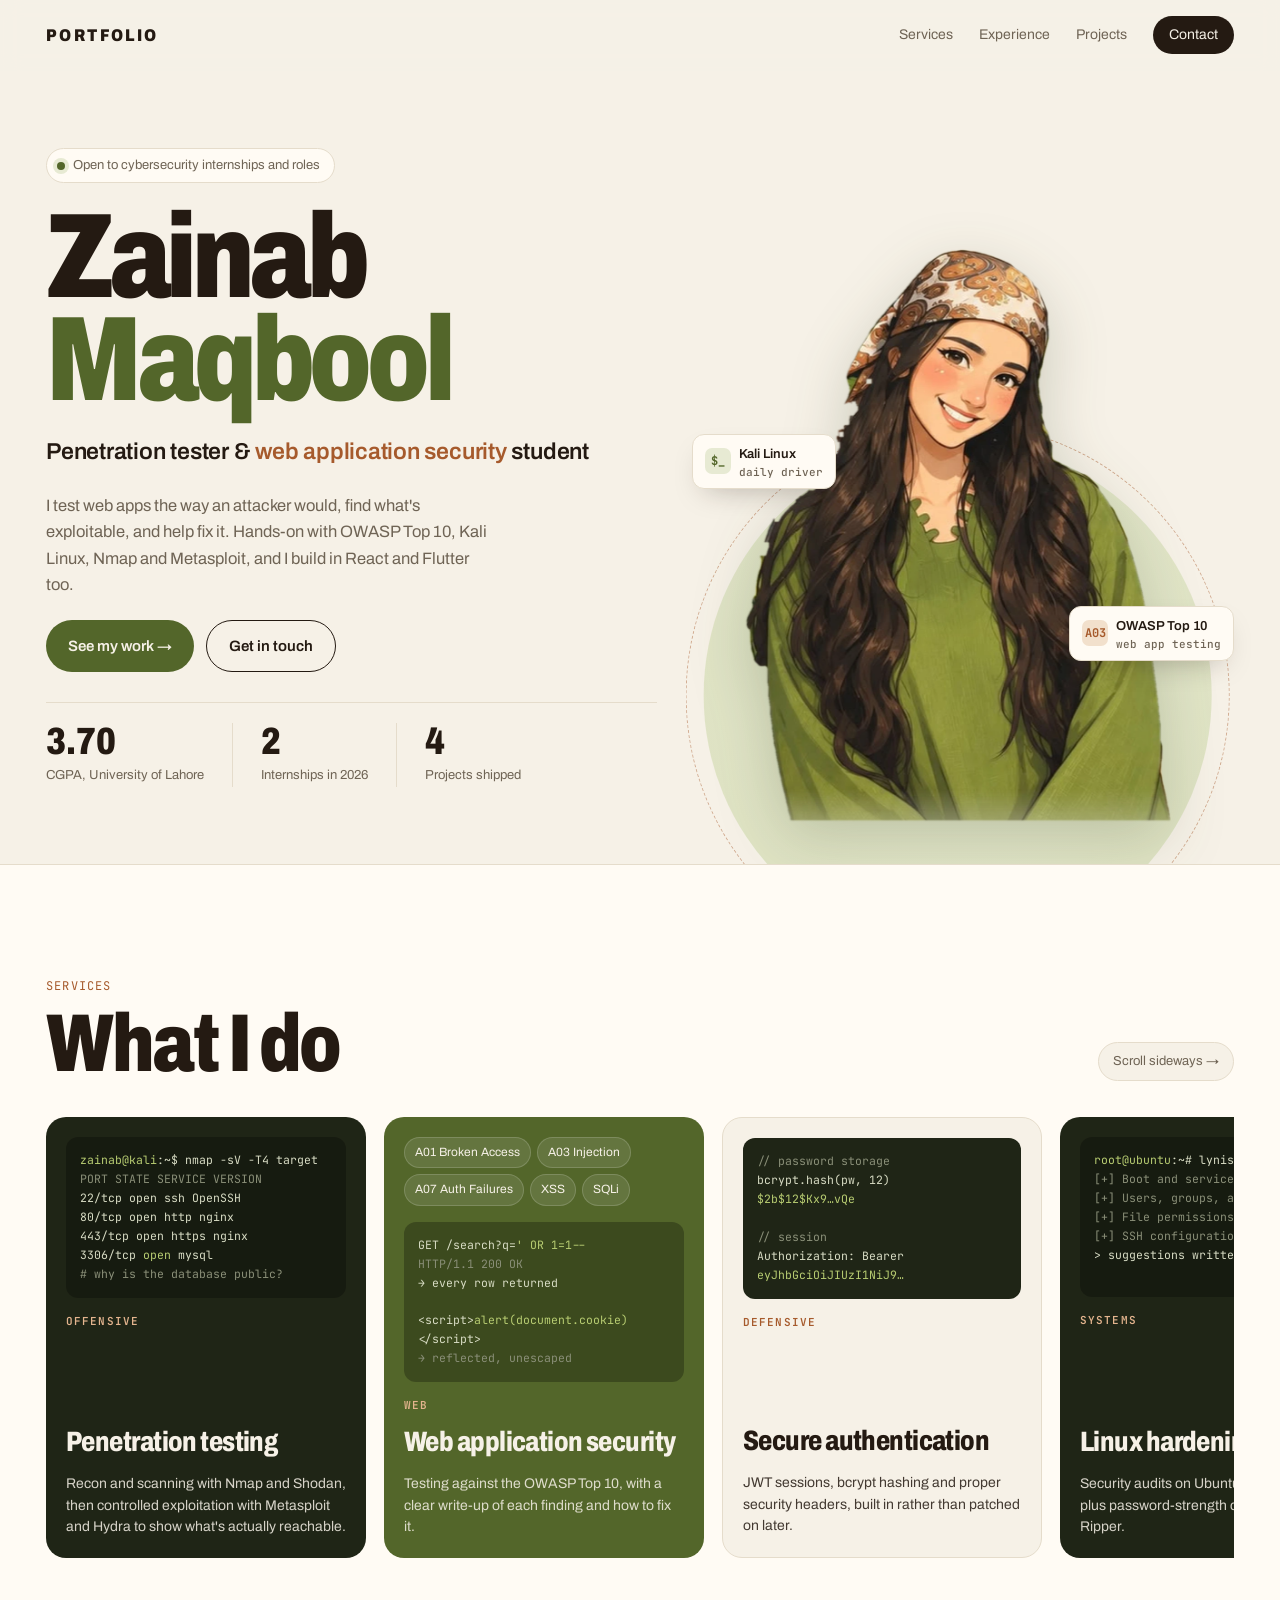
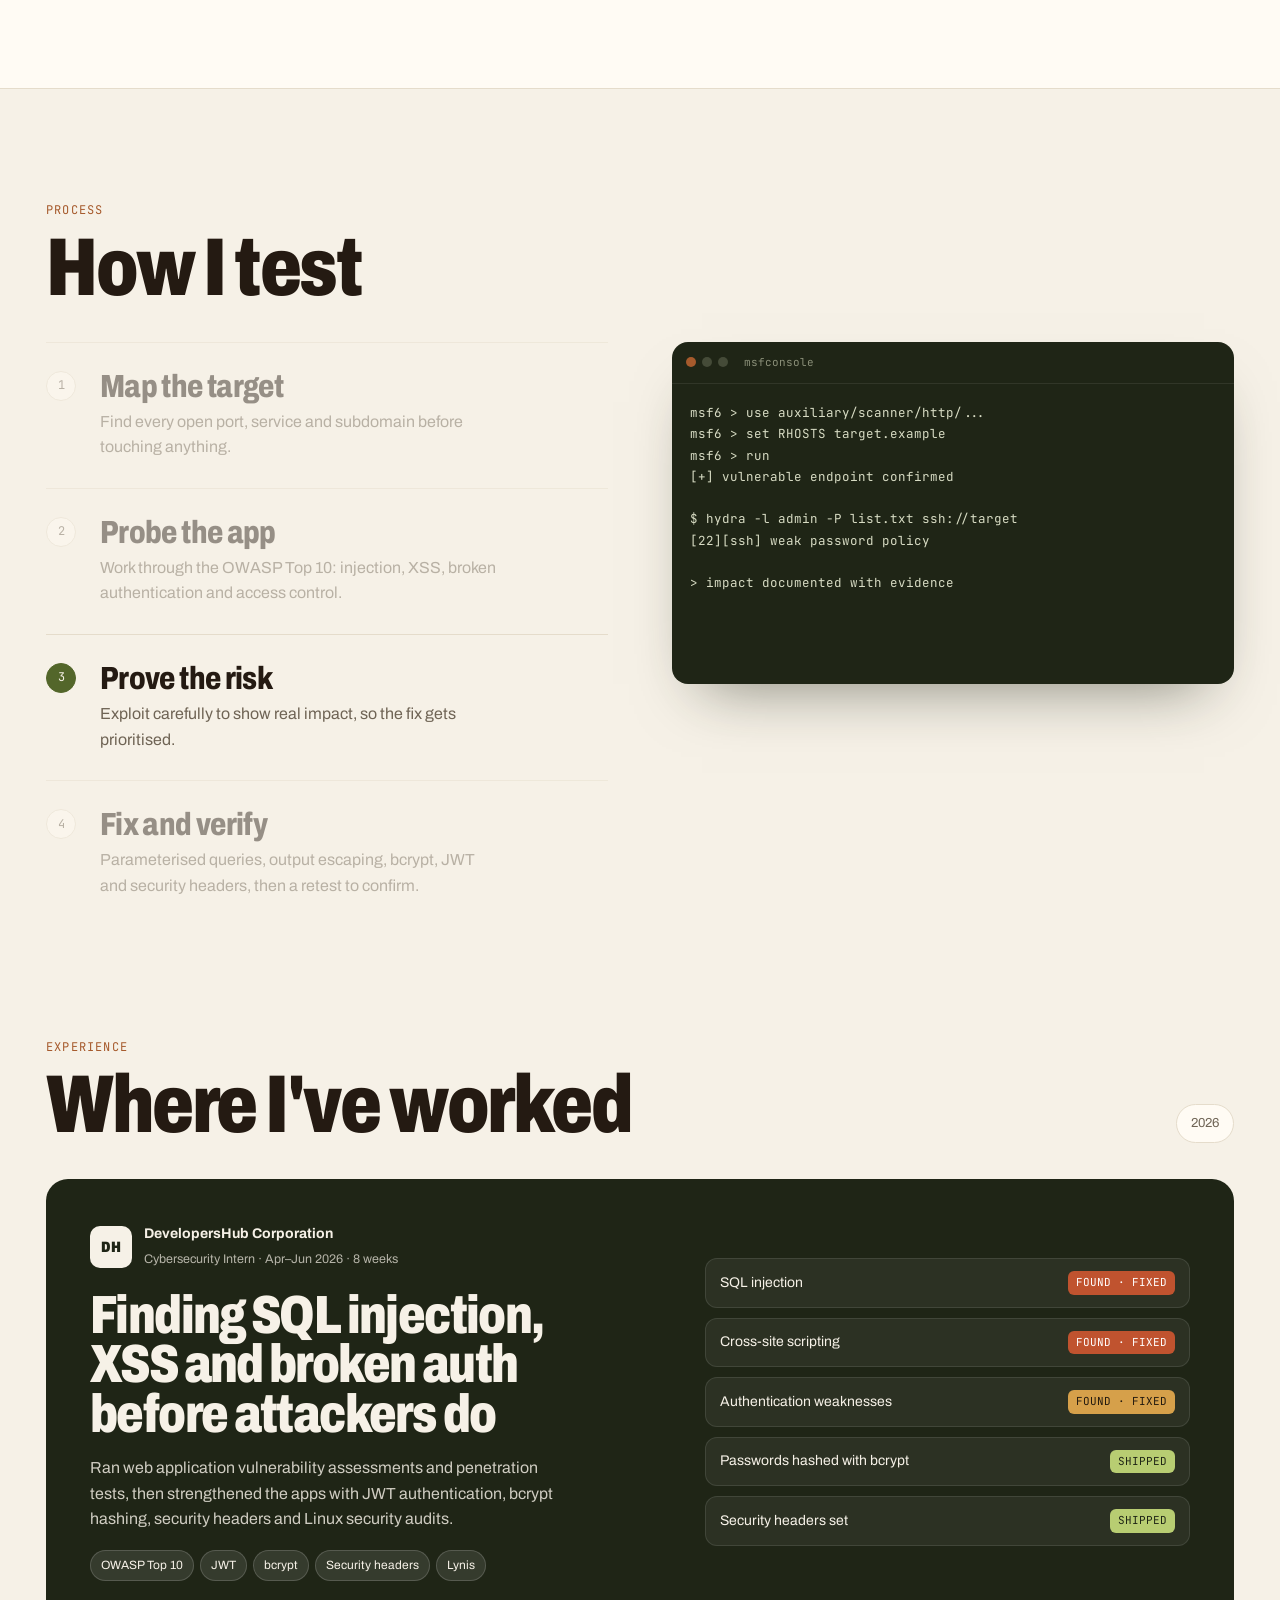
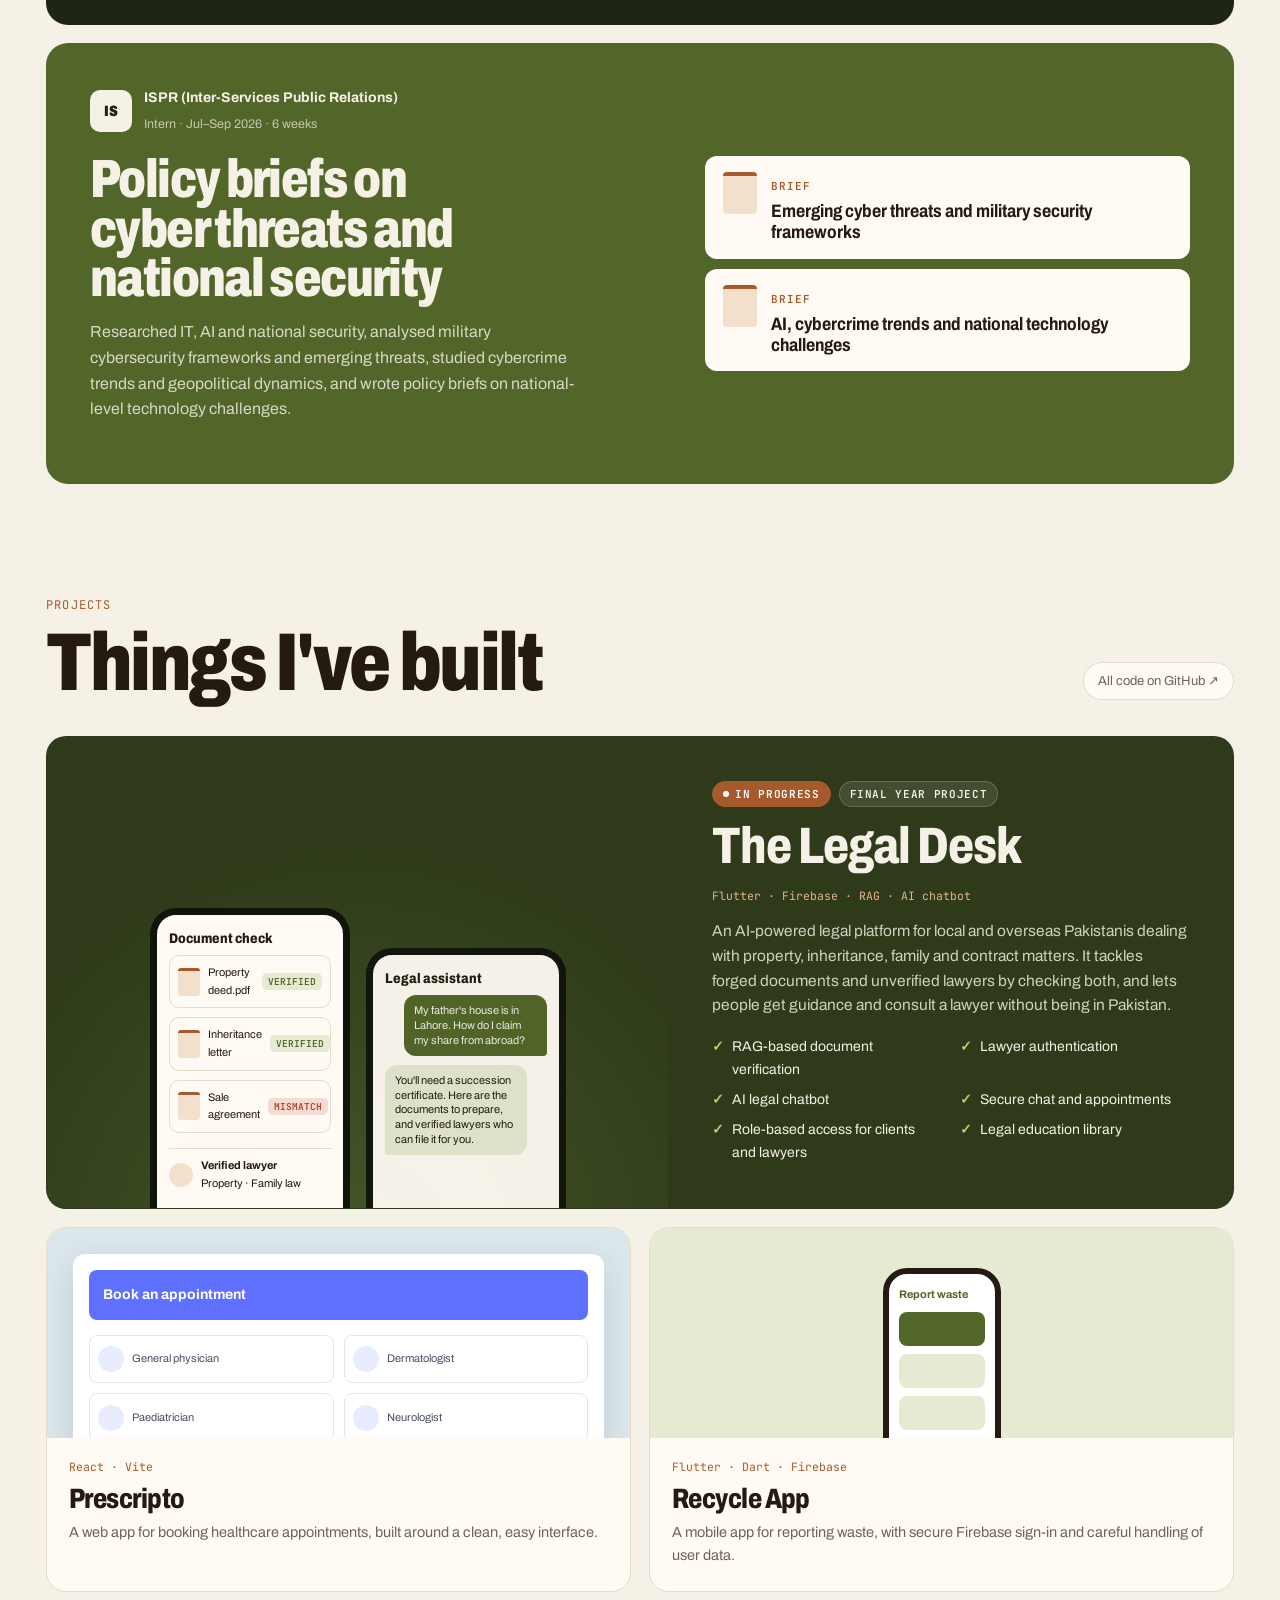
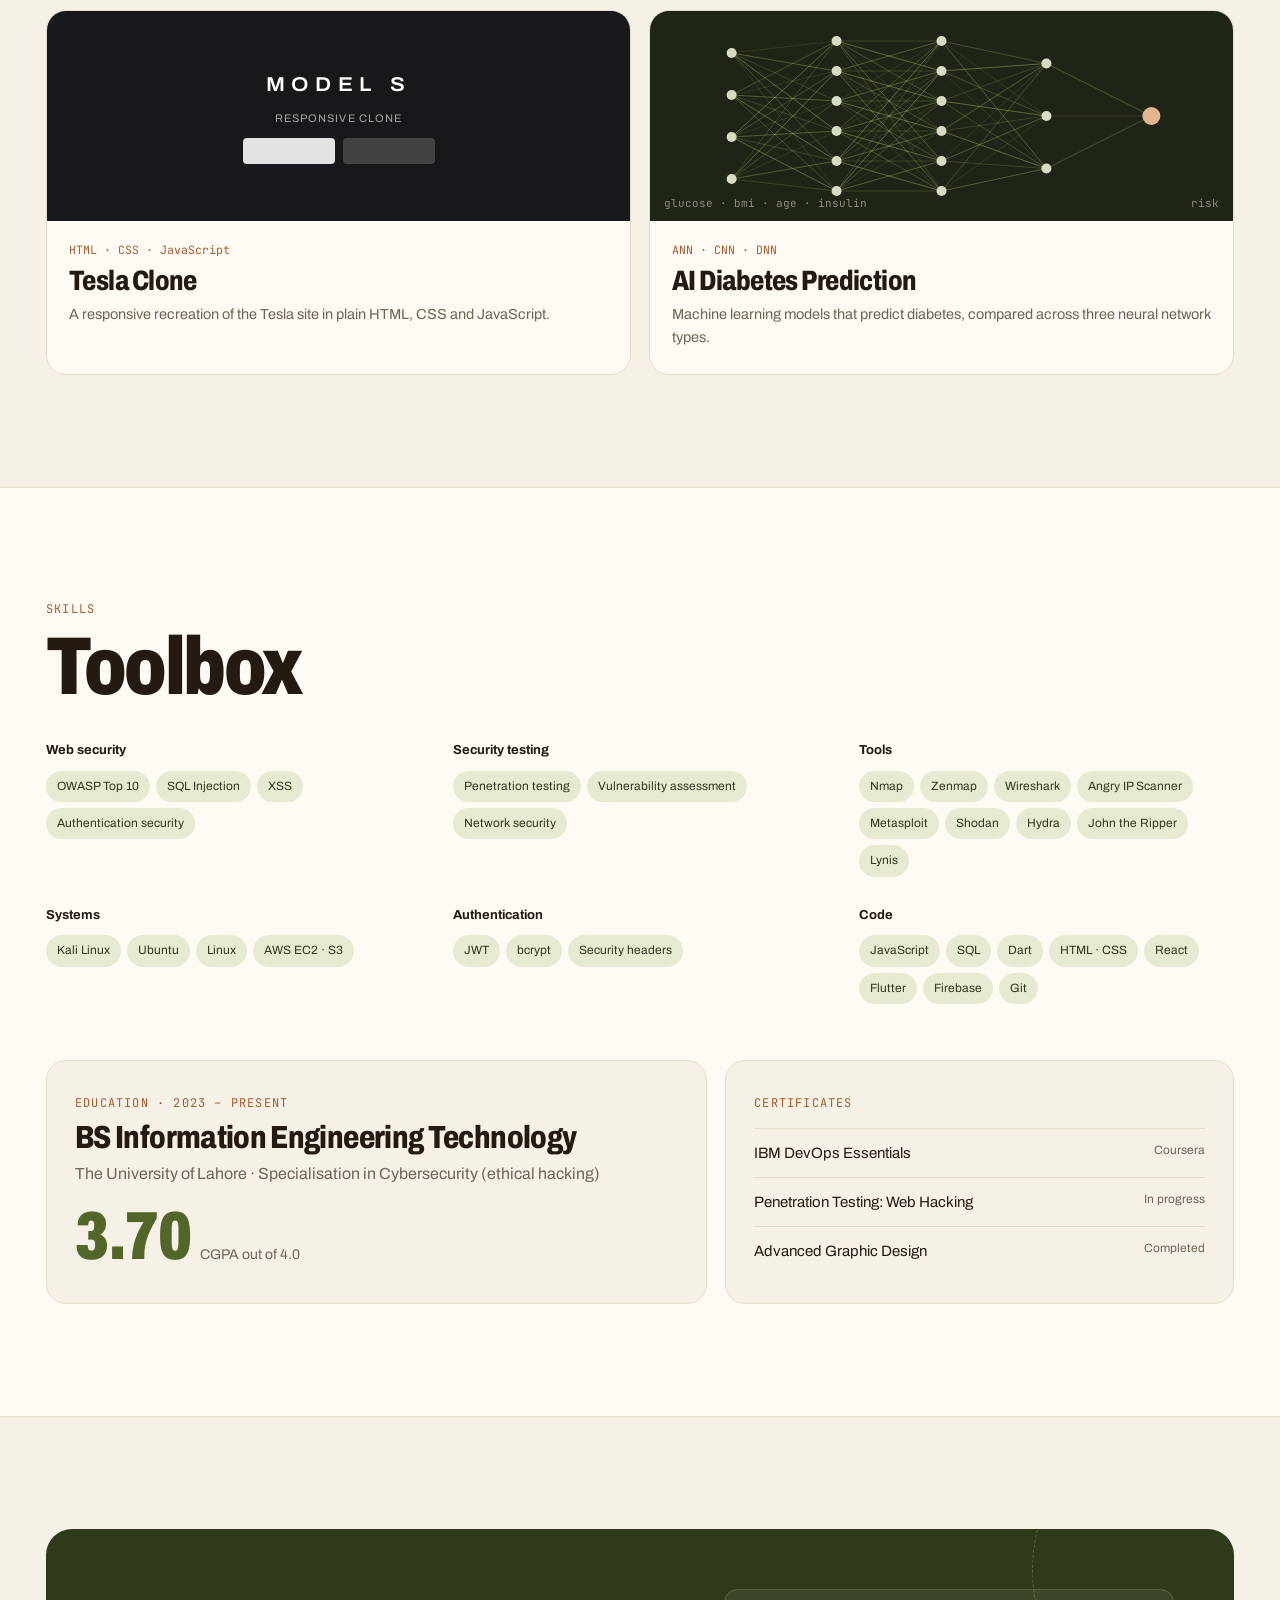
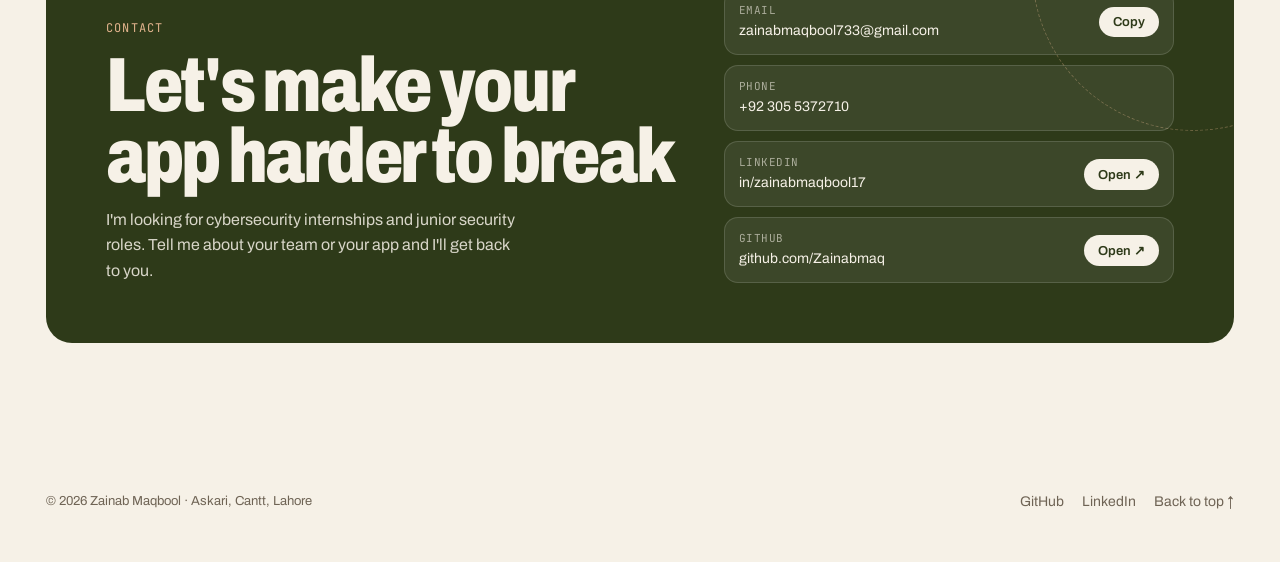
<file: index.html>
<!doctype html>
<html lang="en">
<head>
<meta charset="utf-8">
<meta name="viewport" content="width=device-width, initial-scale=1, viewport-fit=cover">
<title>Zainab Maqbool</title>
<meta name="claude:viewport-fit-sides" content="cover">
<link rel="preconnect" href="https://fonts.googleapis.com">
<link rel="preconnect" href="https://fonts.gstatic.com" crossorigin>
<link rel="stylesheet" href="https://fonts.googleapis.com/css2?family=Archivo:wdth,wght@62..125,300..900&family=JetBrains+Mono:wght@400;600&display=swap">
<style>
body{margin:0}img{max-width:100%}[hidden]{display:none!important}
/* Layout: split hero (name + intro left, movable illustration right), then services rail, test process with live terminal, case studies, projects, toolbox, contact. Palette pulled from the illustration: kurta olive, scarf copper, umbrella cream, hair brown. */
:root{
  --bg:#f6f1e7;
  --paper:#fffbf4;
  --ink:#241a12;
  --muted:#6f6455;
  --line:#e5dccb;
  --olive:#53662a;
  --olive-deep:#2e3a19;
  --olive-soft:#e7ead3;
  --copper:#a65a2c;
  --copper-soft:#f2e0cc;
  --deep:#1f2516;
  --term-fg:#d8dcc4;
  --term-green:#b8cd72;
  --term-dim:#8a8f78;
  --on-dark:#f6f1e7;
  --display:"Archivo","Arial Narrow","Helvetica Neue",Arial,sans-serif;
  --body:"Archivo","Helvetica Neue",Arial,sans-serif;
  --mono:"JetBrains Mono",ui-monospace,SFMono-Regular,Menlo,monospace;
  color-scheme:light;
}
*{box-sizing:border-box}
html{scroll-behavior:smooth}
body{background:var(--bg);color:var(--ink);font-family:var(--body);font-size:16px;line-height:1.6;overflow-x:hidden;-webkit-font-smoothing:antialiased}
a{color:inherit}
:focus-visible{outline:2px solid var(--copper);outline-offset:3px;border-radius:4px}
.wrap{max-width:1220px;margin:0 auto;padding-left:max(16px,env(safe-area-inset-left,0px));padding-right:max(16px,env(safe-area-inset-right,0px))}
.display{font-family:var(--display);font-weight:850;font-stretch:78%;letter-spacing:-.03em;line-height:.92;text-wrap:balance}
.eyebrow{font-family:var(--mono);font-size:12px;letter-spacing:.1em;text-transform:uppercase;color:var(--copper)}

/* nav */
nav{position:sticky;top:env(safe-area-inset-top,0px);z-index:20;background:color-mix(in srgb,var(--bg) 90%,transparent);backdrop-filter:blur(10px);border-bottom:1px solid transparent}
nav .wrap{display:flex;justify-content:space-between;align-items:center;padding-block:16px}
.brand{font-family:var(--display);font-weight:850;font-stretch:85%;font-size:17px;text-decoration:none;letter-spacing:.14em}
.brand i{width:30px;height:30px;border-radius:50%;background:var(--olive);color:var(--on-dark);display:grid;place-items:center;font:normal 800 13px var(--display);font-stretch:85%}
.links{display:flex;gap:26px;font-size:14px;align-items:center}
.links a{text-decoration:none;color:var(--muted)}
.links a:hover{color:var(--ink)}
.links a.cta-s{color:var(--on-dark);background:var(--ink);padding:8px 16px;border-radius:999px}

/* hero */
.hero{position:relative;overflow:hidden}
.hero .wrap{display:grid;grid-template-columns:minmax(0,1.05fr) minmax(0,.95fr);gap:24px;align-items:end}
.copy{padding-block:clamp(40px,6vw,88px);display:flex;flex-direction:column;gap:22px;min-width:0}
.status{align-self:flex-start;display:inline-flex;align-items:center;gap:8px;background:var(--paper);border:1px solid var(--line);border-radius:999px;padding:6px 14px 6px 10px;font-size:13px;color:var(--muted)}
.status b{width:8px;height:8px;border-radius:50%;background:var(--olive);box-shadow:0 0 0 4px var(--olive-soft)}
.hero h1{margin:0;font-size:clamp(64px,9.4vw,138px);line-height:.86;letter-spacing:-.045em;animation:rise .9s cubic-bezier(.2,.7,.2,1) both}
.hero h1 span{display:block;color:var(--olive)}
.role{margin:0;font-size:clamp(19px,1.8vw,23px);font-weight:600;letter-spacing:-.01em}
.role em{font-style:normal;color:var(--copper)}
.lede{margin:0;color:var(--muted);max-width:50ch;font-size:16.5px}
.actions{display:flex;gap:12px;flex-wrap:wrap}
.b1,.b2{display:inline-flex;align-items:center;gap:8px;text-decoration:none;font-weight:600;font-size:15px;border-radius:999px;padding:13px 22px;transition:transform .2s,background .2s}
.b1{background:var(--olive);color:var(--on-dark)}
.b1:hover{background:var(--olive-deep);transform:translateY(-2px)}
.b2{border:1px solid var(--ink);color:var(--ink)}
.b2:hover{background:var(--ink);color:var(--on-dark)}
.stats{display:flex;gap:0;margin-top:8px;border-top:1px solid var(--line);padding-top:20px}
.stats div{padding-right:28px;margin-right:28px;border-right:1px solid var(--line)}
.stats div:last-child{border:0;margin:0;padding:0}
.stats b{display:block;font-family:var(--display);font-weight:850;font-stretch:78%;font-size:38px;line-height:1;font-variant-numeric:tabular-nums}
.stats span{font-size:13px;color:var(--muted)}

.stage{position:relative;height:clamp(440px,48vw,660px);min-width:0}
.sun{position:absolute;left:50%;bottom:-14%;width:92%;aspect-ratio:1;border-radius:50%;transform:translateX(-50%);background:radial-gradient(circle at 50% 40%,var(--olive-soft),#dfe3c4 70%)}
.sun::after{content:"";position:absolute;inset:-18px;border-radius:50%;border:1.5px dashed color-mix(in srgb,var(--copper) 45%,transparent)}
.portrait{position:absolute;left:50%;bottom:0;height:100%;aspect-ratio:935/1353;transform:translateX(-50%);z-index:2;perspective:900px;animation:up 1.1s .15s cubic-bezier(.2,.7,.2,1) both}
.mover{height:100%;cursor:grab;touch-action:pan-y;user-select:none;-webkit-user-select:none;will-change:transform;transform-style:preserve-3d}
.mover.drag{cursor:grabbing}
.mover.back{transition:transform .9s cubic-bezier(.3,1.6,.4,1)}
.bob{height:100%;animation:float 5.5s ease-in-out infinite;transform-origin:50% 100%}
.bob.jump{animation:jump .7s cubic-bezier(.3,1.5,.5,1)}
.portrait img{width:100%;height:100%;max-width:none;display:block;pointer-events:none;-webkit-user-drag:none;filter:drop-shadow(0 20px 30px rgba(46,58,25,.22))}
.tagc{position:absolute;z-index:3;display:flex;align-items:center;gap:8px;background:var(--paper);border:1px solid var(--line);border-radius:12px;padding:9px 12px;font-size:13px;font-weight:600;box-shadow:0 12px 30px -14px rgba(36,26,18,.35);will-change:transform;transition:transform .5s cubic-bezier(.2,.7,.2,1)}
.tagc small{display:block;font:500 11px var(--mono);color:var(--muted)}
.tagc i{width:26px;height:26px;border-radius:7px;display:grid;place-items:center;font:normal 700 12px var(--mono)}
.t1{left:2%;top:30%}.t1 i{background:var(--olive-soft);color:var(--olive)}
.t2{right:0;top:58%}.t2 i{background:var(--copper-soft);color:var(--copper)}
@keyframes rise{from{transform:translateY(24px);opacity:0}}
@keyframes up{from{transform:translate(-50%,40px);opacity:0}}
@keyframes float{0%,100%{transform:translateY(0) rotate(-.5deg)}50%{transform:translateY(-10px) rotate(.6deg)}}
@keyframes jump{30%{transform:translateY(-30px) scale(1.02) rotate(-2deg)}60%{transform:translateY(3px)}100%{transform:none}}

/* sections */
section{padding-block:clamp(64px,9vw,112px)}
.band{background:var(--paper);border-block:1px solid var(--line)}
.head{display:flex;justify-content:space-between;align-items:end;gap:16px;flex-wrap:wrap;margin-bottom:36px}
.head > div{display:flex;flex-direction:column;gap:10px}
.head h2{margin:0;font-size:clamp(44px,6.4vw,84px)}
.pill{display:inline-flex;align-items:center;gap:8px;border:1px solid var(--line);background:var(--paper);border-radius:999px;padding:8px 14px;font-size:13px;color:var(--muted);text-decoration:none}
.band .pill{background:var(--bg)}

/* services rail */
.rail{display:flex;gap:18px;overflow-x:auto;scroll-snap-type:x mandatory;padding-bottom:18px;scrollbar-width:thin;scrollbar-color:var(--olive) transparent}
.card{flex:0 0 clamp(260px,28vw,320px);scroll-snap-align:start;border-radius:20px;padding:20px;display:flex;flex-direction:column;gap:16px;min-height:420px}
.card.deep{background:var(--deep);color:var(--on-dark)}
.card.olive{background:var(--olive);color:var(--on-dark)}
.card.light{background:var(--bg);border:1px solid var(--line)}
.card h3{margin:auto 0 0;font-family:var(--display);font-weight:800;font-stretch:80%;font-size:28px;line-height:1.02;letter-spacing:-.02em}
.card p{margin:0;font-size:14px;line-height:1.55;opacity:.85}
.screen{border-radius:12px;background:rgba(0,0,0,.28);padding:14px;font-family:var(--mono);font-size:11.5px;line-height:1.65;color:var(--term-fg);overflow:hidden;min-height:160px}
.card.light .screen{background:var(--deep)}
.screen .g{color:var(--term-green)}.screen .d{color:var(--term-dim)}
.chips{display:flex;flex-wrap:wrap;gap:6px}
.chip{font-size:12px;border-radius:999px;padding:5px 10px;background:rgba(255,255,255,.1);border:1px solid rgba(255,255,255,.16)}
.card.light .chip,.skills .chip{background:var(--olive-soft);border-color:transparent;color:var(--olive-deep)}
.kicker{font:600 11px var(--mono);letter-spacing:.1em;text-transform:uppercase;color:var(--copper)}
.card.deep .kicker,.card.olive .kicker{color:#e3b48e}

/* process */
.process{display:grid;grid-template-columns:1fr 1fr;gap:clamp(24px,5vw,72px);align-items:start}
.step{padding:28px 0;border-top:1px solid var(--line);display:grid;grid-template-columns:40px 1fr;gap:14px;transition:opacity .3s}
.step .n{width:30px;height:30px;border-radius:50%;border:1px solid var(--line);display:grid;place-items:center;font-family:var(--mono);font-size:12px;color:var(--muted);background:var(--paper)}
.step h3{margin:0 0 6px;font-family:var(--display);font-weight:800;font-stretch:80%;font-size:clamp(24px,2.7vw,32px);line-height:1;letter-spacing:-.02em}
.step p{margin:0;color:var(--muted);max-width:44ch}
.step.on .n{background:var(--olive);border-color:var(--olive);color:var(--on-dark)}
.step .inline{display:none}
.steps.js .step:not(.on){opacity:.45}
.termwrap{position:sticky;top:calc(env(safe-area-inset-top,0px) + 90px)}
.term{background:var(--deep);border-radius:16px;overflow:hidden;box-shadow:0 30px 60px -30px rgba(31,37,22,.55)}
.term .bar{display:flex;gap:6px;padding:12px 14px;border-bottom:1px solid rgba(255,255,255,.08);align-items:center}
.term .bar i{width:10px;height:10px;border-radius:50%;background:#454b38}
.term .bar i:first-child{background:var(--copper)}
.term .bar em{margin-left:10px;font-style:normal;font-family:var(--mono);font-size:11px;color:var(--term-dim)}
.term pre{margin:0;padding:18px;font-family:var(--mono);font-size:12.5px;line-height:1.7;color:var(--term-fg);min-height:300px;white-space:pre-wrap;word-break:break-word}

/* experience */
.work{display:grid;gap:18px}
.case{background:var(--deep);color:var(--on-dark);border-radius:22px;padding:clamp(22px,4vw,44px);display:grid;grid-template-columns:1.2fr 1fr;gap:32px;align-items:center}
.case.olive{background:var(--olive)}
.who{display:flex;align-items:center;gap:12px;margin-bottom:20px}
.who .logo{width:42px;height:42px;border-radius:10px;background:var(--on-dark);color:var(--deep);display:grid;place-items:center;font-family:var(--display);font-weight:900;font-size:15px;font-stretch:80%}
.who b{display:block;font-size:14px}.who small{font-size:12.5px;opacity:.7}
.case h3{margin:0 0 16px;font-size:clamp(32px,4.2vw,56px)}
.case p{margin:0 0 18px;opacity:.82;max-width:54ch}
.side{display:grid;gap:10px}
.finding{display:flex;justify-content:space-between;gap:12px;align-items:center;background:rgba(255,255,255,.06);border:1px solid rgba(255,255,255,.1);border-radius:12px;padding:12px 14px;font-size:14px}
.sev{font-family:var(--mono);font-size:11px;padding:3px 8px;border-radius:6px;white-space:nowrap}
.sev.hi{background:#c0532f;color:#fff}.sev.md{background:#d6a04a;color:#22190f}.sev.ok{background:var(--term-green);color:var(--deep)}
.brief{background:var(--paper);color:var(--ink);border-radius:12px;padding:16px 18px;display:flex;gap:14px;align-items:flex-start}
.brief i{flex:none;width:34px;height:42px;border-radius:4px;background:var(--copper-soft);border-top:4px solid var(--copper)}
.brief b{display:block;font-family:var(--display);font-stretch:85%;font-size:18px;line-height:1.15;margin-top:4px}

/* projects */
.projects{display:grid;grid-template-columns:repeat(2,minmax(0,1fr));gap:18px}
.proj{background:var(--paper);border:1px solid var(--line);border-radius:20px;overflow:hidden;display:flex;flex-direction:column;text-decoration:none;transition:transform .25s,box-shadow .25s}
.proj:hover{transform:translateY(-4px);box-shadow:0 24px 40px -28px rgba(36,26,18,.4)}
.proj .art{height:210px;position:relative;overflow:hidden}
.proj .txt{padding:20px 22px 24px;display:flex;flex-direction:column;gap:8px}
.proj .stack{font-family:var(--mono);font-size:11.5px;color:var(--copper)}
.proj h3{margin:0;font-family:var(--display);font-weight:800;font-stretch:80%;font-size:28px;line-height:1;letter-spacing:-.02em}
.proj p{margin:0;color:var(--muted);font-size:14.5px}
.a1{background:#dbe7ea}
.a1 .win{position:absolute;inset:26px 26px -20px;background:#fff;border-radius:12px;box-shadow:0 10px 30px rgba(40,60,80,.15);padding:16px;display:grid;grid-template-columns:1fr 1fr;gap:10px}
.a1 .hd{grid-column:1/-1;height:50px;border-radius:8px;background:#5f6fff;display:flex;align-items:center;padding:0 14px;color:#fff;font-weight:700;font-size:14px}
.a1 .doc{border:1px solid #e3e7f2;border-radius:8px;padding:8px;display:flex;gap:8px;align-items:center;font-size:11px;color:#4a5068}
.a1 .doc i{width:26px;height:26px;border-radius:50%;background:#e8ecff;flex:none}
.a2{background:var(--olive-soft);display:grid;place-items:center}
.a2 .ph{width:118px;height:236px;margin-top:40px;border-radius:24px;background:#fff;border:6px solid var(--ink);padding:12px 10px;display:flex;flex-direction:column;gap:8px}
.a2 .ph b{font-size:11px;color:var(--olive)}
.a2 .ph span{height:34px;border-radius:8px;background:var(--olive-soft)}
.a2 .ph span:nth-child(2){background:var(--olive)}
.a3{background:#17181b;color:#fff;display:flex;flex-direction:column;align-items:center;justify-content:center;gap:10px;text-align:center}
.a3 b{font-family:var(--display);font-stretch:110%;letter-spacing:.32em;font-size:20px;font-weight:600}
.a3 small{font-size:11px;opacity:.6;letter-spacing:.1em}
.a3 .btns{display:flex;gap:8px}.a3 .btns i{width:92px;height:26px;border-radius:4px;background:rgba(255,255,255,.88)}.a3 .btns i+i{background:rgba(255,255,255,.18)}
.a4{background:var(--deep)}

.feat{grid-column:1/-1;display:grid;grid-template-columns:1.1fr 1fr;background:var(--olive-deep);color:var(--on-dark);border-color:transparent}
.feat .art{height:auto;min-height:340px;background:radial-gradient(circle at 50% 110%,#46572a,transparent 70%)}
.feat .txt{padding:clamp(24px,4vw,44px);justify-content:center;gap:14px}
.feat h3{font-size:clamp(34px,4vw,52px)}
.feat p{color:rgba(246,241,231,.82);font-size:15.5px}
.feat .stack{color:#e3b48e}
.badges{display:flex;gap:8px;flex-wrap:wrap}
.badges span{font:600 11px var(--mono);letter-spacing:.06em;text-transform:uppercase;padding:5px 10px;border-radius:999px;background:rgba(255,255,255,.1);border:1px solid rgba(255,255,255,.18)}
.badges .live{background:var(--copper);border-color:var(--copper);color:#fff;display:inline-flex;align-items:center;gap:6px}
.badges .live::before{content:"";width:6px;height:6px;border-radius:50%;background:#fff;animation:pulse 1.6s ease-in-out infinite}
@keyframes pulse{50%{opacity:.3}}
.feats{list-style:none;margin:4px 0 0;padding:0;display:grid;grid-template-columns:1fr 1fr;gap:8px 18px;font-size:14px}
.feats li{display:flex;gap:8px;align-items:baseline}
.feats li::before{content:"✓";color:var(--term-green);font-weight:700}
.ld{position:absolute;inset:0;display:flex;justify-content:center;align-items:flex-end;gap:16px;padding-top:30px}
.ldp{width:200px;height:300px;background:var(--paper);color:var(--ink);border-radius:26px 26px 0 0;border:7px solid #11140b;border-bottom:0;padding:16px 12px;display:flex;flex-direction:column;gap:9px;font-size:11px}
.ldp.b{height:260px;transform:translateY(0);opacity:.95}
.ldp h5{margin:0;font:800 14px var(--display);font-stretch:85%}
.ldp .doc{display:flex;gap:8px;align-items:center;border:1px solid var(--line);border-radius:10px;padding:8px}
.ldp .doc i{width:22px;height:28px;border-radius:3px;background:var(--copper-soft);border-top:3px solid var(--copper);flex:none}
.ldp .ok{margin-left:auto;font:600 9.5px var(--mono);color:var(--olive);background:var(--olive-soft);padding:2px 6px;border-radius:5px}
.ldp .warn{color:#a8432a;background:#f5dcd2}
.ldp .bub{border-radius:12px;padding:8px 10px;max-width:88%;line-height:1.35}
.ldp .bub.u{align-self:flex-end;background:var(--olive);color:var(--on-dark);border-bottom-right-radius:4px}
.ldp .bub.a{background:var(--olive-soft);border-bottom-left-radius:4px}
.ldp .law{display:flex;gap:8px;align-items:center;border-top:1px solid var(--line);padding-top:8px;margin-top:auto}
.ldp .law i{width:24px;height:24px;border-radius:50%;background:var(--copper-soft);flex:none}
@media (max-width:900px){.feat{grid-template-columns:1fr}.feat .art{min-height:300px}}
@media (max-width:640px){.ldp.b{display:none}.feats{grid-template-columns:1fr}}

/* toolbox + education */
.skills{display:grid;grid-template-columns:repeat(3,minmax(0,1fr));gap:28px 32px}
.skills h4{margin:0 0 10px;font-size:13px;font-weight:700}
.edu{display:grid;grid-template-columns:1.3fr 1fr;gap:18px;margin-top:56px}
.box{background:var(--bg);border:1px solid var(--line);border-radius:20px;padding:28px}
.box h3{margin:8px 0 6px;font-family:var(--display);font-weight:800;font-stretch:80%;font-size:32px;line-height:1.02;letter-spacing:-.02em}
.gpa{display:flex;align-items:baseline;gap:8px;margin-top:22px}
.gpa b{font-family:var(--display);font-weight:900;font-stretch:72%;font-size:68px;line-height:.8;color:var(--olive)}
.gpa span{color:var(--muted);font-size:14px}
.certs{list-style:none;margin:14px 0 0;padding:0;display:grid}
.certs li{display:flex;justify-content:space-between;gap:12px;padding:12px 0;border-top:1px solid var(--line);font-size:15px}
.certs li small{color:var(--muted);font-size:12px;white-space:nowrap}

/* contact */
.cta{background:var(--olive-deep);color:var(--on-dark);border-radius:26px;padding:clamp(28px,5vw,60px);display:grid;grid-template-columns:1.3fr 1fr;gap:32px;align-items:end;position:relative;overflow:hidden}
.cta::before{content:"";position:absolute;right:-120px;top:-120px;width:320px;height:320px;border-radius:50%;border:1.5px dashed rgba(230,180,140,.35)}
.cta h2{margin:12px 0 14px;font-size:clamp(42px,6vw,84px)}
.cta .eyebrow{color:#e3b48e}
.cta p{margin:0;opacity:.85;max-width:46ch}
.contact{display:grid;gap:10px;position:relative}
.row{display:flex;justify-content:space-between;align-items:center;gap:12px;background:rgba(255,255,255,.07);border:1px solid rgba(255,255,255,.14);border-radius:14px;padding:12px 14px;min-width:0}
.row span{font-size:14px;overflow-wrap:anywhere;min-width:0}
.row small{display:block;font-size:11px;opacity:.6;font-family:var(--mono);letter-spacing:.05em;text-transform:uppercase}
.btn{border:0;cursor:pointer;background:var(--on-dark);color:var(--olive-deep);font:600 13px var(--body);border-radius:999px;padding:8px 14px;text-decoration:none;white-space:nowrap}
footer .wrap{display:flex;justify-content:space-between;gap:16px;flex-wrap:wrap;padding-block:36px 48px;color:var(--muted);font-size:13px}
footer .links{gap:18px}

.float{position:fixed;right:calc(18px + env(safe-area-inset-right,0px));bottom:calc(18px + env(safe-area-inset-bottom,0px));z-index:30;width:52px;height:52px;border-radius:50%;overflow:hidden;border:3px solid var(--paper);box-shadow:0 8px 24px rgba(36,26,18,.25);background:var(--olive-soft);opacity:0;transform:translateY(10px);transition:opacity .3s,transform .3s;pointer-events:none}
.float.show{opacity:1;transform:none;pointer-events:auto}
.float img{position:absolute;width:170px;height:auto;max-width:none;left:-64px;top:-22px}

@media (max-width:900px){
  .hero .wrap{grid-template-columns:1fr;gap:0}
  .copy{padding-bottom:12px}
  .stage{height:clamp(420px,110vw,560px)}
  .process{grid-template-columns:1fr}
  .termwrap{display:none}
  .step .inline{display:block;margin-top:14px}
  .step .inline pre{margin:0;background:var(--deep);color:var(--term-fg);border-radius:12px;padding:14px;font:11.5px/1.6 var(--mono);white-space:pre-wrap;word-break:break-word}
  .steps.js .step:not(.on){opacity:1}
  .case,.cta,.edu{grid-template-columns:1fr}
  .skills{grid-template-columns:repeat(2,minmax(0,1fr))}
}
@media (max-width:640px){
  .links a.hide{display:none}.links{gap:16px}
  .stats div{padding-right:16px;margin-right:16px}
  .stats b{font-size:30px}
  .t1{left:0;top:26%}.t2{right:0;top:62%}
  .projects,.skills{grid-template-columns:1fr}
}
@media (prefers-reduced-motion:reduce){*{animation:none!important;transition:none!important}html{scroll-behavior:auto}}
</style>
</head>
<body>

<nav>
  <div class="wrap">
    <a class="brand" href="#top">PORTFOLIO</a>
    <div class="links">
      <a class="hide" href="#what">Services</a>
      <a href="#work">Experience</a>
      <a class="hide" href="#projects">Projects</a>
      <a class="cta-s" href="#contact">Contact</a>
    </div>
  </div>
</nav>

<header class="hero" id="top">
  <div class="wrap">
    <div class="copy">
      <span class="status"><b></b>Open to cybersecurity internships and roles</span>
      <h1 class="display">Zainab<span>Maqbool</span></h1>
      <p class="role">Penetration tester &amp; <em>web application security</em> student</p>
      <p class="lede">I test web apps the way an attacker would, find what's exploitable, and help fix it. Hands-on with OWASP Top 10, Kali Linux, Nmap and Metasploit, and I build in React and Flutter too.</p>
      <div class="actions">
        <a class="b1" href="#work">See my work →</a>
        <a class="b2" href="#contact">Get in touch</a>
      </div>
      <div class="stats">
        <div><b>3.70</b><span>CGPA, University of Lahore</span></div>
        <div><b>2</b><span>Internships in 2026</span></div>
        <div><b>4</b><span>Projects shipped</span></div>
      </div>
    </div>
    <div class="stage" id="stage">
      <div class="sun" aria-hidden="true"></div>
      <div class="portrait"><div class="mover" id="mover" role="img" aria-label="Illustrated portrait of Zainab Maqbool in an olive green kurta and paisley headscarf. You can drag it."><div class="bob" id="bob"><img src="[data-uri]" alt="" draggable="false"></div></div></div>
      <div class="tagc t1" data-d="18" aria-hidden="true"><i>$_</i><div>Kali Linux<small>daily driver</small></div></div>
      <div class="tagc t2" data-d="-14" aria-hidden="true"><i>A03</i><div>OWASP Top 10<small>web app testing</small></div></div>
    </div>
  </div>
</header>

<section id="what" class="band">
  <div class="wrap">
    <div class="head">
      <div><span class="eyebrow">Services</span><h2 class="display">What I do</h2></div>
      <span class="pill">Scroll sideways →</span>
    </div>
    <div class="rail" tabindex="0" aria-label="Services">
      <article class="card deep">
        <div class="screen"><span class="g">zainab@kali</span>:~$ nmap -sV -T4 target<br><span class="d">PORT     STATE SERVICE  VERSION</span><br>22/tcp   open  ssh      OpenSSH<br>80/tcp   open  http     nginx<br>443/tcp  open  https    nginx<br>3306/tcp <span class="g">open</span>  mysql<br><span class="d"># why is the database public?</span></div>
        <span class="kicker">Offensive</span>
        <h3>Penetration testing</h3>
        <p>Recon and scanning with Nmap and Shodan, then controlled exploitation with Metasploit and Hydra to show what's actually reachable.</p>
      </article>
      <article class="card olive">
        <div class="chips"><span class="chip">A01 Broken Access</span><span class="chip">A03 Injection</span><span class="chip">A07 Auth Failures</span><span class="chip">XSS</span><span class="chip">SQLi</span></div>
        <div class="screen">GET /search?q=<span class="g">' OR 1=1--</span><br><span class="d">HTTP/1.1 200 OK</span><br>→ every row returned<br><br>&lt;script&gt;<span class="g">alert(document.cookie)</span>&lt;/script&gt;<br><span class="d">→ reflected, unescaped</span></div>
        <span class="kicker">Web</span>
        <h3>Web application security</h3>
        <p>Testing against the OWASP Top 10, with a clear write-up of each finding and how to fix it.</p>
      </article>
      <article class="card light">
        <div class="screen"><span class="d">// password storage</span><br>bcrypt.hash(pw, 12)<br><span class="g">$2b$12$Kx9…vQe</span><br><br><span class="d">// session</span><br>Authorization: Bearer<br><span class="g">eyJhbGciOiJIUzI1NiJ9…</span></div>
        <span class="kicker">Defensive</span>
        <h3>Secure authentication</h3>
        <p>JWT sessions, bcrypt hashing and proper security headers, built in rather than patched on later.</p>
      </article>
      <article class="card deep">
        <div class="screen"><span class="g">root@ubuntu</span>:~# lynis audit system<br><span class="d">[+] Boot and services</span><br><span class="d">[+] Users, groups, auth</span><br><span class="d">[+] File permissions</span><br><span class="d">[+] SSH configuration</span><br>&gt; suggestions written to report</div>
        <span class="kicker">Systems</span>
        <h3>Linux hardening</h3>
        <p>Security audits on Ubuntu and Kali with Lynis, plus password-strength checks with John the Ripper.</p>
      </article>
      <article class="card olive">
        <div class="chips"><span class="chip">React</span><span class="chip">Vite</span><span class="chip">Flutter</span><span class="chip">Dart</span><span class="chip">Firebase</span><span class="chip">AWS EC2 · S3</span></div>
        <div class="screen"><span class="g">$</span> npm create vite@latest<br><span class="g">$</span> flutter run<br><span class="g">$</span> firebase deploy<br><span class="d">✓ app live</span></div>
        <span class="kicker">Development</span>
        <h3>Building apps</h3>
        <p>Web and mobile apps built with a tester's eye for what can break.</p>
      </article>
      <article class="card light">
        <div class="screen"><span class="d">POLICY BRIEF</span><br>Emerging cyber threats<br>Military cybersecurity frameworks<br>AI &amp; national security<br>Cybercrime trends</div>
        <span class="kicker">Research</span>
        <h3>Security research</h3>
        <p>Analysing threats and geopolitical security, and turning them into briefs decision-makers can act on.</p>
      </article>
    </div>
  </div>
</section>

<section>
  <div class="wrap">
    <div class="head"><div><span class="eyebrow">Process</span><h2 class="display">How I test</h2></div></div>
    <div class="process">
      <div class="steps" id="steps">
        <div class="step on" data-k="0"><span class="n">1</span><div><h3>Map the target</h3><p>Find every open port, service and subdomain before touching anything.</p><div class="inline"><pre></pre></div></div></div>
        <div class="step" data-k="1"><span class="n">2</span><div><h3>Probe the app</h3><p>Work through the OWASP Top 10: injection, XSS, broken authentication and access control.</p><div class="inline"><pre></pre></div></div></div>
        <div class="step" data-k="2"><span class="n">3</span><div><h3>Prove the risk</h3><p>Exploit carefully to show real impact, so the fix gets prioritised.</p><div class="inline"><pre></pre></div></div></div>
        <div class="step" data-k="3"><span class="n">4</span><div><h3>Fix and verify</h3><p>Parameterised queries, output escaping, bcrypt, JWT and security headers, then a retest to confirm.</p><div class="inline"><pre></pre></div></div></div>
      </div>
      <div class="termwrap" aria-hidden="true">
        <div class="term"><div class="bar"><i></i><i></i><i></i><em id="ttl">zsh, recon</em></div><pre id="tout"></pre></div>
      </div>
    </div>
  </div>
</section>

<section id="work" style="padding-top:0">
  <div class="wrap">
    <div class="head"><div><span class="eyebrow">Experience</span><h2 class="display">Where I've worked</h2></div><span class="pill">2026</span></div>
    <div class="work">
      <article class="case">
        <div>
          <div class="who"><span class="logo">DH</span><div><b>DevelopersHub Corporation</b><small>Cybersecurity Intern · Apr–Jun 2026 · 8 weeks</small></div></div>
          <h3 class="display">Finding SQL injection, XSS and broken auth before attackers do</h3>
          <p>Ran web application vulnerability assessments and penetration tests, then strengthened the apps with JWT authentication, bcrypt hashing, security headers and Linux security audits.</p>
          <div class="chips"><span class="chip">OWASP Top 10</span><span class="chip">JWT</span><span class="chip">bcrypt</span><span class="chip">Security headers</span><span class="chip">Lynis</span></div>
        </div>
        <div class="side">
          <div class="finding">SQL injection <span class="sev hi">FOUND · FIXED</span></div>
          <div class="finding">Cross-site scripting <span class="sev hi">FOUND · FIXED</span></div>
          <div class="finding">Authentication weaknesses <span class="sev md">FOUND · FIXED</span></div>
          <div class="finding">Passwords hashed with bcrypt <span class="sev ok">SHIPPED</span></div>
          <div class="finding">Security headers set <span class="sev ok">SHIPPED</span></div>
        </div>
      </article>
      <article class="case olive">
        <div>
          <div class="who"><span class="logo">IS</span><div><b>ISPR (Inter-Services Public Relations)</b><small>Intern · Jul–Sep 2026 · 6 weeks</small></div></div>
          <h3 class="display">Policy briefs on cyber threats and national security</h3>
          <p>Researched IT, AI and national security, analysed military cybersecurity frameworks and emerging threats, studied cybercrime trends and geopolitical dynamics, and wrote policy briefs on national-level technology challenges.</p>
        </div>
        <div class="side">
          <div class="brief"><i></i><div><span class="kicker">Brief</span><b>Emerging cyber threats and military security frameworks</b></div></div>
          <div class="brief"><i></i><div><span class="kicker">Brief</span><b>AI, cybercrime trends and national technology challenges</b></div></div>
        </div>
      </article>
    </div>
  </div>
</section>

<section id="projects" style="padding-top:0">
  <div class="wrap">
    <div class="head"><div><span class="eyebrow">Projects</span><h2 class="display">Things I've built</h2></div><a class="pill" href="https://github.com/Zainabmaq" target="_blank" rel="noopener">All code on GitHub ↗</a></div>
    <div class="projects">
      <article class="proj feat">
        <div class="art" aria-hidden="true">
          <div class="ld">
            <div class="ldp">
              <h5>Document check</h5>
              <div class="doc"><i></i>Property deed.pdf<span class="ok">VERIFIED</span></div>
              <div class="doc"><i></i>Inheritance letter<span class="ok">VERIFIED</span></div>
              <div class="doc"><i></i>Sale agreement<span class="ok warn">MISMATCH</span></div>
              <div class="law"><i></i><div><b>Verified lawyer</b><br>Property · Family law</div></div>
            </div>
            <div class="ldp b">
              <h5>Legal assistant</h5>
              <div class="bub u">My father's house is in Lahore. How do I claim my share from abroad?</div>
              <div class="bub a">You'll need a succession certificate. Here are the documents to prepare, and verified lawyers who can file it for you.</div>
            </div>
          </div>
        </div>
        <div class="txt">
          <div class="badges"><span class="live">In progress</span><span>Final year project</span></div>
          <h3>The Legal Desk</h3>
          <span class="stack">Flutter · Firebase · RAG · AI chatbot</span>
          <p>An AI-powered legal platform for local and overseas Pakistanis dealing with property, inheritance, family and contract matters. It tackles forged documents and unverified lawyers by checking both, and lets people get guidance and consult a lawyer without being in Pakistan.</p>
          <ul class="feats">
            <li>RAG-based document verification</li>
            <li>Lawyer authentication</li>
            <li>AI legal chatbot</li>
            <li>Secure chat and appointments</li>
            <li>Role-based access for clients and lawyers</li>
            <li>Legal education library</li>
          </ul>
        </div>
      </article>
      <a class="proj" href="https://github.com/Zainabmaq" target="_blank" rel="noopener">
        <div class="art a1" aria-hidden="true"><div class="win"><div class="hd">Book an appointment</div><div class="doc"><i></i>General physician</div><div class="doc"><i></i>Dermatologist</div><div class="doc"><i></i>Paediatrician</div><div class="doc"><i></i>Neurologist</div></div></div>
        <div class="txt"><span class="stack">React · Vite</span><h3>Prescripto</h3><p>A web app for booking healthcare appointments, built around a clean, easy interface.</p></div>
      </a>
      <a class="proj" href="https://github.com/Zainabmaq" target="_blank" rel="noopener">
        <div class="art a2" aria-hidden="true"><div class="ph"><b>Report waste</b><span></span><span></span><span></span><span></span></div></div>
        <div class="txt"><span class="stack">Flutter · Dart · Firebase</span><h3>Recycle App</h3><p>A mobile app for reporting waste, with secure Firebase sign-in and careful handling of user data.</p></div>
      </a>
      <a class="proj" href="https://github.com/Zainabmaq" target="_blank" rel="noopener">
        <div class="art a3" aria-hidden="true"><b>MODEL&nbsp;S</b><small>RESPONSIVE CLONE</small><div class="btns"><i></i><i></i></div></div>
        <div class="txt"><span class="stack">HTML · CSS · JavaScript</span><h3>Tesla Clone</h3><p>A responsive recreation of the Tesla site in plain HTML, CSS and JavaScript.</p></div>
      </a>
      <a class="proj" href="https://github.com/Zainabmaq" target="_blank" rel="noopener">
        <div class="art a4" aria-hidden="true"><canvas id="nn" style="position:absolute;inset:0;width:100%;height:100%"></canvas></div>
        <div class="txt"><span class="stack">ANN · CNN · DNN</span><h3>AI Diabetes Prediction</h3><p>Machine learning models that predict diabetes, compared across three neural network types.</p></div>
      </a>
    </div>
  </div>
</section>

<section id="about" class="band">
  <div class="wrap">
    <div class="head"><div><span class="eyebrow">Skills</span><h2 class="display">Toolbox</h2></div></div>
    <div class="skills">
      <div><h4>Web security</h4><div class="chips"><span class="chip">OWASP Top 10</span><span class="chip">SQL Injection</span><span class="chip">XSS</span><span class="chip">Authentication security</span></div></div>
      <div><h4>Security testing</h4><div class="chips"><span class="chip">Penetration testing</span><span class="chip">Vulnerability assessment</span><span class="chip">Network security</span></div></div>
      <div><h4>Tools</h4><div class="chips"><span class="chip">Nmap</span><span class="chip">Zenmap</span><span class="chip">Wireshark</span><span class="chip">Angry IP Scanner</span><span class="chip">Metasploit</span><span class="chip">Shodan</span><span class="chip">Hydra</span><span class="chip">John the Ripper</span><span class="chip">Lynis</span></div></div>
      <div><h4>Systems</h4><div class="chips"><span class="chip">Kali Linux</span><span class="chip">Ubuntu</span><span class="chip">Linux</span><span class="chip">AWS EC2 · S3</span></div></div>
      <div><h4>Authentication</h4><div class="chips"><span class="chip">JWT</span><span class="chip">bcrypt</span><span class="chip">Security headers</span></div></div>
      <div><h4>Code</h4><div class="chips"><span class="chip">JavaScript</span><span class="chip">SQL</span><span class="chip">Dart</span><span class="chip">HTML · CSS</span><span class="chip">React</span><span class="chip">Flutter</span><span class="chip">Firebase</span><span class="chip">Git</span></div></div>
    </div>
    <div class="edu">
      <div class="box">
        <span class="eyebrow">Education · 2023 – present</span>
        <h3>BS Information Engineering Technology</h3>
        <p style="margin:0;color:var(--muted)">The University of Lahore · Specialisation in Cybersecurity (ethical hacking)</p>
        <div class="gpa"><b>3.70</b><span>CGPA out of 4.0</span></div>
      </div>
      <div class="box">
        <span class="eyebrow">Certificates</span>
        <ul class="certs">
          <li>IBM DevOps Essentials <small>Coursera</small></li>
          <li>Penetration Testing: Web Hacking <small>In progress</small></li>
          <li>Advanced Graphic Design <small>Completed</small></li>
        </ul>
      </div>
    </div>
  </div>
</section>

<section id="contact">
  <div class="wrap">
    <div class="cta">
      <div>
        <span class="eyebrow">Contact</span>
        <h2 class="display">Let's make your app harder to break</h2>
        <p>I'm looking for cybersecurity internships and junior security roles. Tell me about your team or your app and I'll get back to you.</p>
      </div>
      <div class="contact">
        <div class="row"><span><small>Email</small>zainabmaqbool733@gmail.com</span><button class="btn" id="copy" type="button">Copy</button></div>
        <div class="row"><span><small>Phone</small>+92 305 5372710</span></div>
        <div class="row"><span><small>LinkedIn</small>in/zainabmaqbool17</span><a class="btn" href="https://www.linkedin.com/in/zainabmaqbool17/" target="_blank" rel="noopener">Open ↗</a></div>
        <div class="row"><span><small>GitHub</small>github.com/Zainabmaq</span><a class="btn" href="https://github.com/Zainabmaq" target="_blank" rel="noopener">Open ↗</a></div>
      </div>
    </div>
  </div>
</section>

<footer><div class="wrap"><span>© 2026 Zainab Maqbool · Askari, Cantt, Lahore</span><div class="links"><a href="https://github.com/Zainabmaq" target="_blank" rel="noopener">GitHub</a><a href="https://www.linkedin.com/in/zainabmaqbool17/" target="_blank" rel="noopener">LinkedIn</a><a href="#top">Back to top ↑</a></div></div></footer>

<a class="float" id="float" href="#contact" aria-label="Contact Zainab"><img src="[data-uri]" alt=""></a>

<script>
(function(){
  var reduce=matchMedia('(prefers-reduced-motion: reduce)').matches;
  var T=[
    {t:"zsh, recon",s:"$ nmap -sV -p- target.example\nPORT     STATE  SERVICE\n22/tcp   open   ssh\n80/tcp   open   http\n443/tcp  open   https\n\n$ shodan host 203.0.113.10\nnginx · OpenSSH · TLS 1.2\n\n> attack surface mapped"},
    {t:"zsh, probe",s:"# login form\nusername: admin' --\n→ 302 /dashboard   (auth bypass)\n\n# comment field\n<img src=x onerror=alert(1)>\n→ rendered unescaped (stored XSS)\n\n# session cookie\nSet-Cookie: sid=…   (no HttpOnly)"},
    {t:"msfconsole",s:"msf6 > use auxiliary/scanner/http/...\nmsf6 > set RHOSTS target.example\nmsf6 > run\n[+] vulnerable endpoint confirmed\n\n$ hydra -l admin -P list.txt ssh://target\n[22][ssh] weak password policy\n\n> impact documented with evidence"},
    {t:"zsh, fix",s:"- db.query(\"... WHERE q='\"+q+\"'\")\n+ db.query(\"... WHERE q=?\", [q])\n\n+ hash = await bcrypt.hash(pw, 12)\n+ jwt.sign({id}, SECRET, {expiresIn:'1h'})\n+ helmet()   // security headers\n\n$ retest\n✓ injection closed   ✓ XSS escaped"}
  ];
  var steps=[].slice.call(document.querySelectorAll('.step'));
  var out=document.getElementById('tout'), ttl=document.getElementById('ttl');
  steps.forEach(function(s,i){s.querySelector('.inline pre').textContent=T[i].s});
  out.textContent=T[0].s;
  var timer;
  function show(i){
    steps.forEach(function(s,j){s.classList.toggle('on',j===i)});
    ttl.textContent=T[i].t; clearInterval(timer);
    var full=T[i].s, n=0;
    if(reduce){out.textContent=full;return}
    timer=setInterval(function(){n+=6;out.textContent=full.slice(0,n);if(n>=full.length)clearInterval(timer)},16);
  }
  document.getElementById('steps').classList.add('js');
  if('IntersectionObserver' in window){
    var io=new IntersectionObserver(function(es){es.forEach(function(e){if(e.isIntersecting)show(+e.target.dataset.k)})},{rootMargin:'-45% 0px -45% 0px'});
    steps.forEach(function(s){io.observe(s)});
  }
  steps.forEach(function(s){s.addEventListener('mouseenter',function(){show(+s.dataset.k)})});

  var b=document.getElementById('copy');
  b.addEventListener('click',function(){
    var e='zainabmaqbool733@gmail.com';
    function done(){b.textContent='Copied';setTimeout(function(){b.textContent='Copy'},1600)}
    function sel(){var r=document.createRange();r.selectNodeContents(b.previousElementSibling);var s=getSelection();s.removeAllRanges();s.addRange(r);b.textContent='Selected'}
    try{navigator.clipboard.writeText(e).then(done,sel)}catch(x){sel()}
  });

  // floating avatar appears after the hero
  var fl=document.getElementById('float'), heroEl=document.querySelector('.hero');
  if('IntersectionObserver' in window){new IntersectionObserver(function(es){fl.classList.toggle('show',!es[0].isIntersecting)}).observe(heroEl)} else fl.classList.add('show');

  // neural network art
  var c=document.getElementById('nn');
  function draw(){
    var w=c.clientWidth,h=c.clientHeight,d=window.devicePixelRatio||1;
    if(!w)return; c.width=w*d;c.height=h*d;var x=c.getContext('2d');x.scale(d,d);
    var L=[4,6,6,3,1],P=[];
    L.forEach(function(n,i){var col=[];for(var k=0;k<n;k++)col.push([w*(.14+i*.18),h*((k+1)/(n+1))]);P.push(col)});
    x.lineWidth=1;
    for(var i=0;i<P.length-1;i++)P[i].forEach(function(a,ai){P[i+1].forEach(function(bq,bi){x.strokeStyle='rgba(184,205,114,'+(.12+((ai*7+bi*3+i)%5)*.07)+')';x.beginPath();x.moveTo(a[0],a[1]);x.lineTo(bq[0],bq[1]);x.stroke()})});
    P.forEach(function(col,i){col.forEach(function(p){x.fillStyle=i===P.length-1?'#e3b48e':'#d8dcc4';x.beginPath();x.arc(p[0],p[1],i===P.length-1?9:5,0,7);x.fill()})});
    x.fillStyle='#8a8f78';x.font='11px JetBrains Mono, monospace';x.fillText('glucose · bmi · age · insulin',14,h-14);x.textAlign='right';x.fillText('risk',w-14,h-14);
  }
  draw(); addEventListener('resize',draw);

  // movable portrait: tilts toward the pointer, drags anywhere, springs back; tap to make it jump
  var mv=document.getElementById('mover'), bob=document.getElementById('bob'), stage=document.getElementById('stage');
  var tags=[].slice.call(document.querySelectorAll('.tagc'));
  var st={dx:0,dy:0,rx:0,ry:0}, drag=null;
  function apply(){mv.style.transform='translate3d('+st.dx+'px,'+st.dy+'px,0) rotateX('+st.rx+'deg) rotateY('+st.ry+'deg) rotate('+(st.dx*0.03)+'deg)'}
  if(!reduce){
    heroEl.addEventListener('pointermove',function(e){
      if(drag||e.pointerType==='touch')return;
      var r=stage.getBoundingClientRect(), px=(e.clientX-r.left)/r.width-.5, py=(e.clientY-r.top)/r.height-.5;
      st.ry=Math.max(-14,Math.min(14,px*14)); st.rx=Math.max(-8,Math.min(8,-py*8)); mv.classList.remove('back'); apply();
      tags.forEach(function(t){var d=+t.dataset.d; t.style.transform='translate3d('+(px*d)+'px,'+(py*d*.6)+'px,0)'});
    });
    heroEl.addEventListener('pointerleave',function(){ if(drag)return; st.rx=st.ry=0; mv.classList.add('back'); apply(); tags.forEach(function(t){t.style.transform=''}) });
  }
  mv.addEventListener('pointerdown',function(e){
    drag={x:e.clientX,y:e.clientY,id:e.pointerId,moved:false};
    try{mv.setPointerCapture(e.pointerId)}catch(_){}
    mv.classList.add('drag'); mv.classList.remove('back');
  });
  mv.addEventListener('pointermove',function(e){
    if(!drag||e.pointerId!==drag.id)return;
    var dx=e.clientX-drag.x, dy=e.clientY-drag.y;
    if(Math.abs(dx)+Math.abs(dy)>4)drag.moved=true;
    st.dx=dx; st.dy=dy; st.ry=Math.max(-25,Math.min(25,dx*.08)); st.rx=Math.max(-15,Math.min(15,-dy*.05)); apply();
  });
  function end(){
    if(!drag)return;
    var moved=drag.moved; drag=null; mv.classList.remove('drag'); mv.classList.add('back');
    st.dx=st.dy=st.rx=st.ry=0; apply();
    if(!moved&&!reduce){bob.classList.remove('jump'); void bob.offsetWidth; bob.classList.add('jump')}
  }
  mv.addEventListener('pointerup',end); mv.addEventListener('pointercancel',end); mv.addEventListener('lostpointercapture',end);
  bob.addEventListener('animationend',function(e){ if(e.animationName==='jump') bob.classList.remove('jump') });
})();
</script>

</body>
</html>
</file>
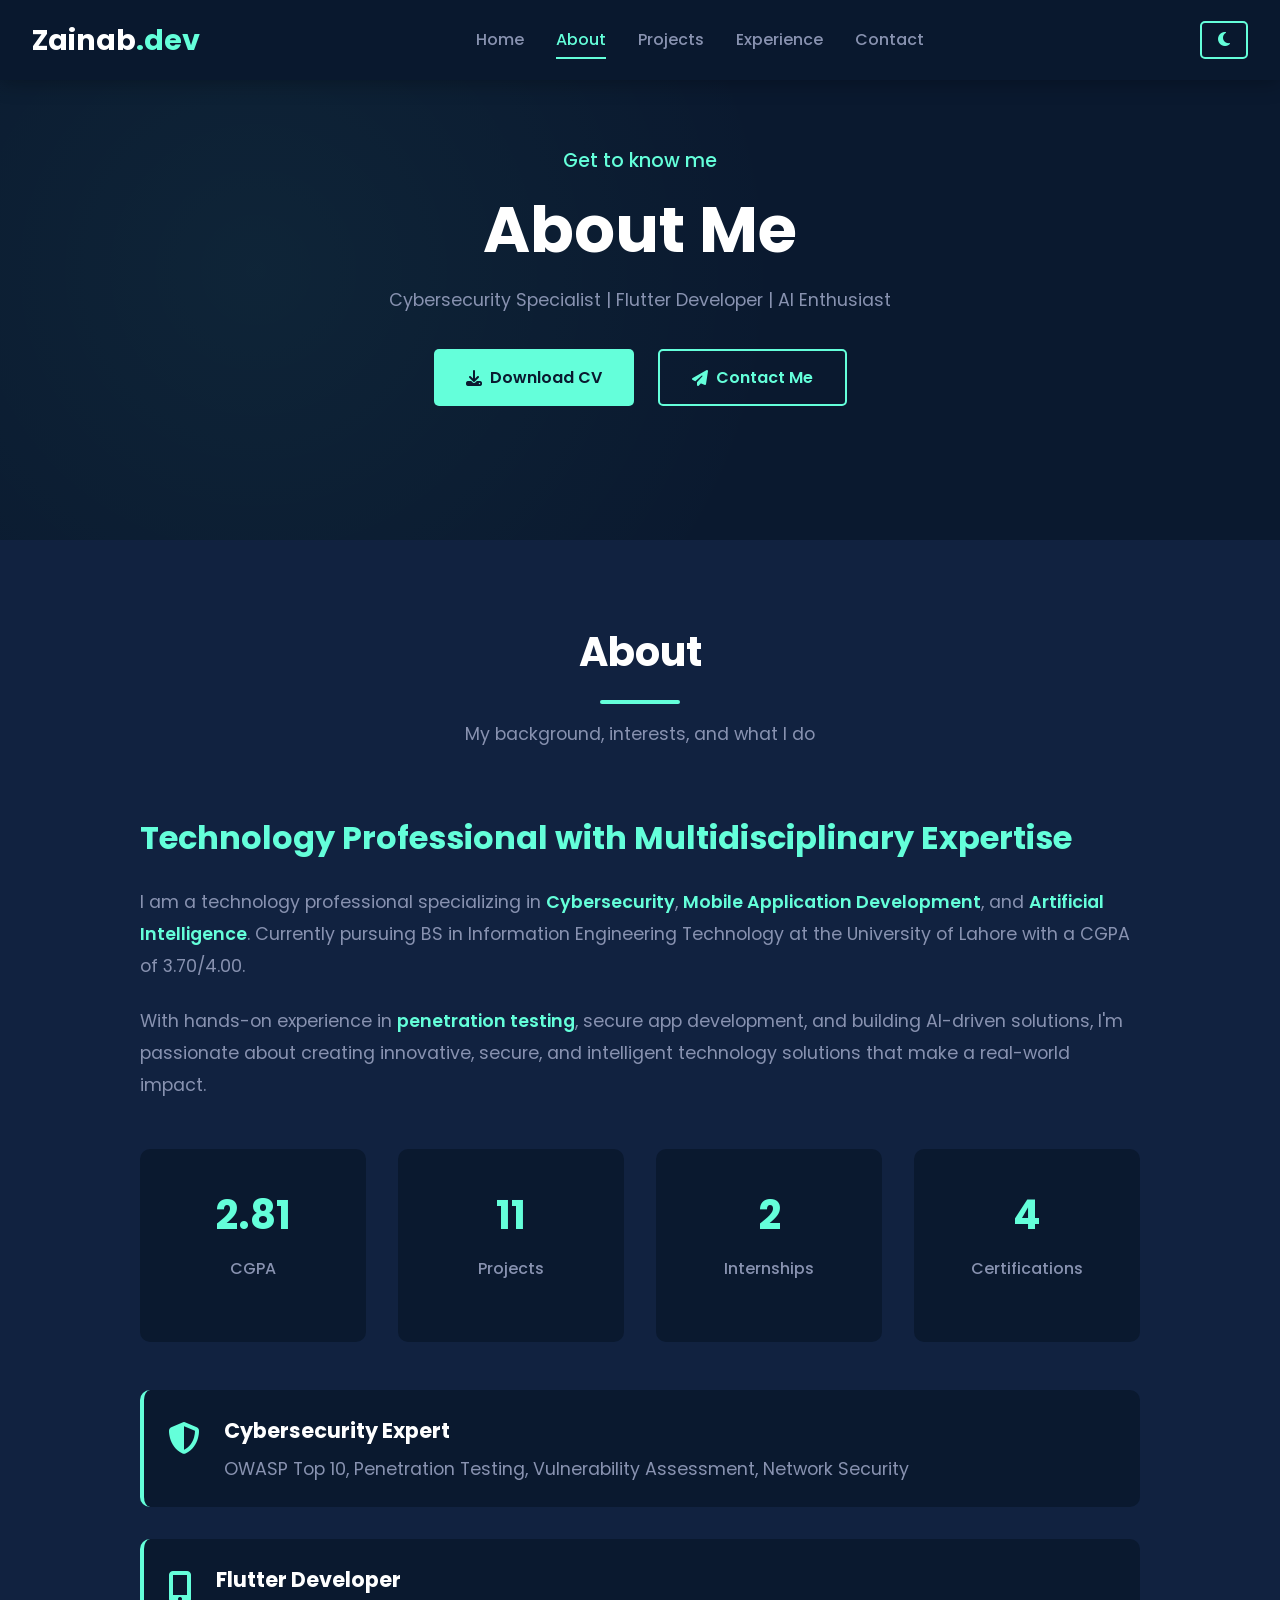
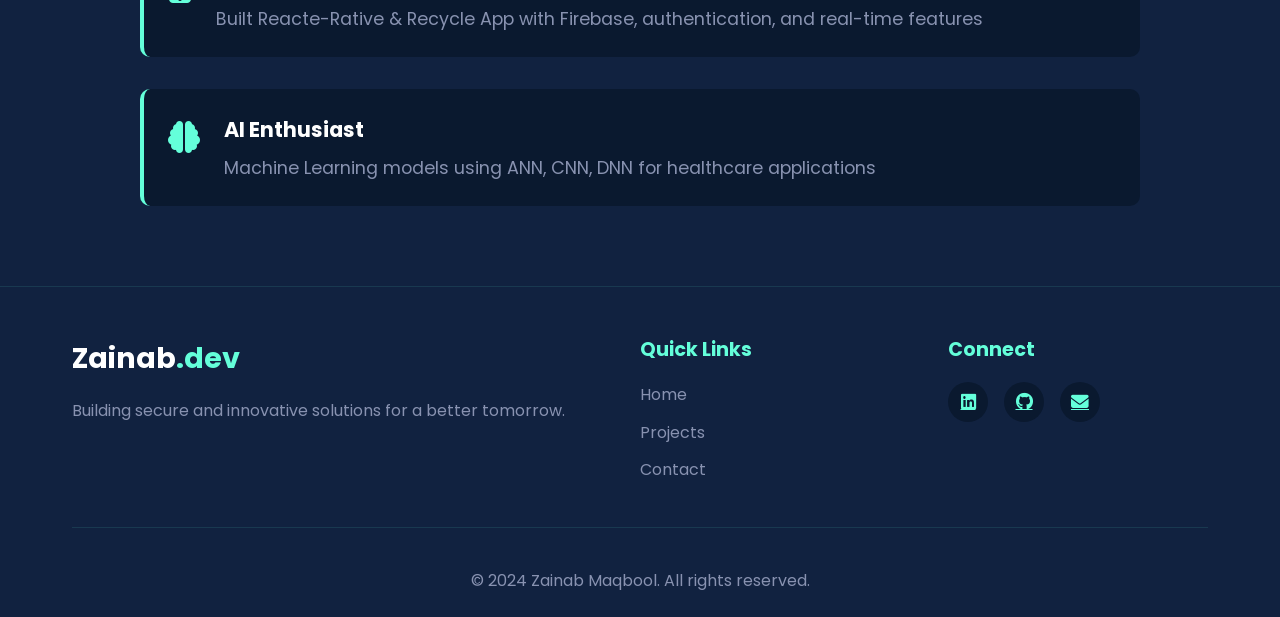
<file: about.html>
<!DOCTYPE html>
<html lang="en">
<head>
  <meta charset="UTF-8" />
  <meta name="viewport" content="width=device-width, initial-scale=1.0" />
  <title>About | Zainab Maqbool</title>
  <meta name="description" content="About Zainab Maqbool - Cybersecurity Specialist, Flutter Developer & AI Enthusiast." />
  <link rel="icon" type="image/png" href="images/favicon-32x32.png" />

  <link rel="stylesheet" href="css/style.css" />
  <link rel="stylesheet" href="css/responsive.css" />
  <link rel="stylesheet" href="css/animations.css" />

  <link rel="preconnect" href="https://cdnjs.cloudflare.com" />
  <link rel="stylesheet" href="https://cdnjs.cloudflare.com/ajax/libs/font-awesome/6.4.0/css/all.min.css"/>

  <link rel="preconnect" href="https://fonts.googleapis.com">
  <link rel="preconnect" href="https://fonts.gstatic.com" crossorigin>
  <link href="https://fonts.googleapis.com/css2?family=Poppins:wght@300;400;500;600;700&display=swap" rel="stylesheet">
</head>
<body>

  <!-- NAVBAR -->
  <nav class="navbar" id="navbar">
    <div class="nav-container">
      <div class="logo">
        <a href="index.html">Zainab<span>.dev</span></a>
      </div>

      <ul class="nav-menu" id="nav-menu">
        <li><a href="index.html" class="nav-link">Home</a></li>
        <li><a href="about.html" class="nav-link active">About</a></li>
        <li><a href="projects.html" class="nav-link">Projects</a></li>
        <li><a href="index.html#experience" class="nav-link">Experience</a></li>
        <li><a href="contact.html" class="nav-link">Contact</a></li>
      </ul>

      <div class="nav-icons">
        <button id="theme-toggle" class="theme-btn" aria-label="Toggle dark mode">
          <i class="fas fa-moon"></i>
        </button>
        <div class="hamburger" id="hamburger" aria-label="Toggle menu">
          <span></span><span></span><span></span>
        </div>
      </div>
    </div>
  </nav>

  <!-- PAGE HERO (simple) -->
  <section class="hero" style="min-height: 60vh;">
    <div class="hero-container" style="grid-template-columns: 1fr;">
      <div class="hero-content" style="text-align:center;">
        <p class="hero-subtitle">Get to know me</p>
        <h1 class="hero-title">About Me</h1>
        <p class="hero-description">
          Cybersecurity Specialist | Flutter Developer | AI Enthusiast
        </p>
        <div class="hero-buttons" style="justify-content:center;">
          <a href="documents/Zainab_Maqbool_Resume.pdf" download class="btn btn-primary">
            <i class="fas fa-download"></i> Download CV
          </a>
          <a href="contact.html" class="btn btn-secondary">
            <i class="fas fa-paper-plane"></i> Contact Me
          </a>
        </div>
      </div>
    </div>
  </section>

  <!-- ABOUT SECTION (same content as index) -->
  <section class="about" id="about">
    <div class="container">
      <div class="section-title">
        <h2>About</h2>
        <div class="title-underline"></div>
        <p>My background, interests, and what I do</p>
      </div>

      <div class="about-content">
        <div class="about-text">
          <h3>Technology Professional with Multidisciplinary Expertise</h3>
          <p>
            I am a technology professional specializing in <strong>Cybersecurity</strong>,
            <strong>Mobile Application Development</strong>, and <strong>Artificial Intelligence</strong>.
            Currently pursuing BS in Information Engineering Technology at the University of Lahore
            with a CGPA of 3.70/4.00.
          </p>
          <p>
            With hands-on experience in <strong>penetration testing</strong>, secure app development,
            and building AI-driven solutions, I'm passionate about creating innovative, secure, and
            intelligent technology solutions that make a real-world impact.
          </p>

          <div class="about-stats">
            <div class="stat-box">
              <h4 data-target="3.70">3.70</h4>
              <p>CGPA</p>
            </div>
            <div class="stat-box">
              <h4 data-target="15">15+</h4>
              <p>Projects</p>
            </div>
            <div class="stat-box">
              <h4 data-target="2">2</h4>
              <p>Internships</p>
            </div>
            <div class="stat-box">
              <h4 data-target="5">5+</h4>
              <p>Certifications</p>
            </div>
          </div>

          <div class="about-highlights">
            <div class="highlight-item">
              <i class="fas fa-shield-alt"></i>
              <div>
                <h4>Cybersecurity Expert</h4>
                <p>OWASP Top 10, Penetration Testing, Vulnerability Assessment, Network Security</p>
              </div>
            </div>
            <div class="highlight-item">
              <i class="fas fa-mobile-alt"></i>
              <div>
                <h4>Flutter Developer</h4>
                <p>Built Reacte-Rative & Recycle App with Firebase, authentication, and real-time features</p>
              </div>
            </div>
            <div class="highlight-item">
              <i class="fas fa-brain"></i>
              <div>
                <h4>AI Enthusiast</h4>
                <p>Machine Learning models using ANN, CNN, DNN for healthcare applications</p>
              </div>
            </div>
          </div>

        </div>
      </div>

    </div>
  </section>

  <!-- FOOTER -->
  <footer class="footer">
    <div class="container">
      <div class="footer-content">
        <div class="footer-left">
          <h3>Zainab<span>.dev</span></h3>
          <p>Building secure and innovative solutions for a better tomorrow.</p>
        </div>

        <div class="footer-links">
          <h4>Quick Links</h4>
          <ul>
            <li><a href="index.html">Home</a></li>
            <li><a href="projects.html">Projects</a></li>
            <li><a href="contact.html">Contact</a></li>
          </ul>
        </div>

        <div class="footer-contact">
          <h4>Connect</h4>
          <div class="footer-social">
            <a href="https://www.linkedin.com/in/zainabmaqbool17/" target="_blank" rel="noopener noreferrer"><i class="fab fa-linkedin"></i></a>
            <a href="https://github.com/zainabmaqbool" target="_blank" rel="noopener noreferrer"><i class="fab fa-github"></i></a>
            <a href="mailto:zainabmaqbool733@gmail.com"><i class="fas fa-envelope"></i></a>
          </div>
        </div>
      </div>

      <div class="footer-bottom">
        <p>&copy; 2024 Zainab Maqbool. All rights reserved.</p>
      </div>
    </div>
  </footer>

  <button id="scrollTop" class="scroll-top" aria-label="Scroll to top">
    <i class="fas fa-arrow-up"></i>
  </button>

  <script src="js/main.js" defer></script>
  <script src="js/animations.js" defer></script>
</body>
</html>
</file>
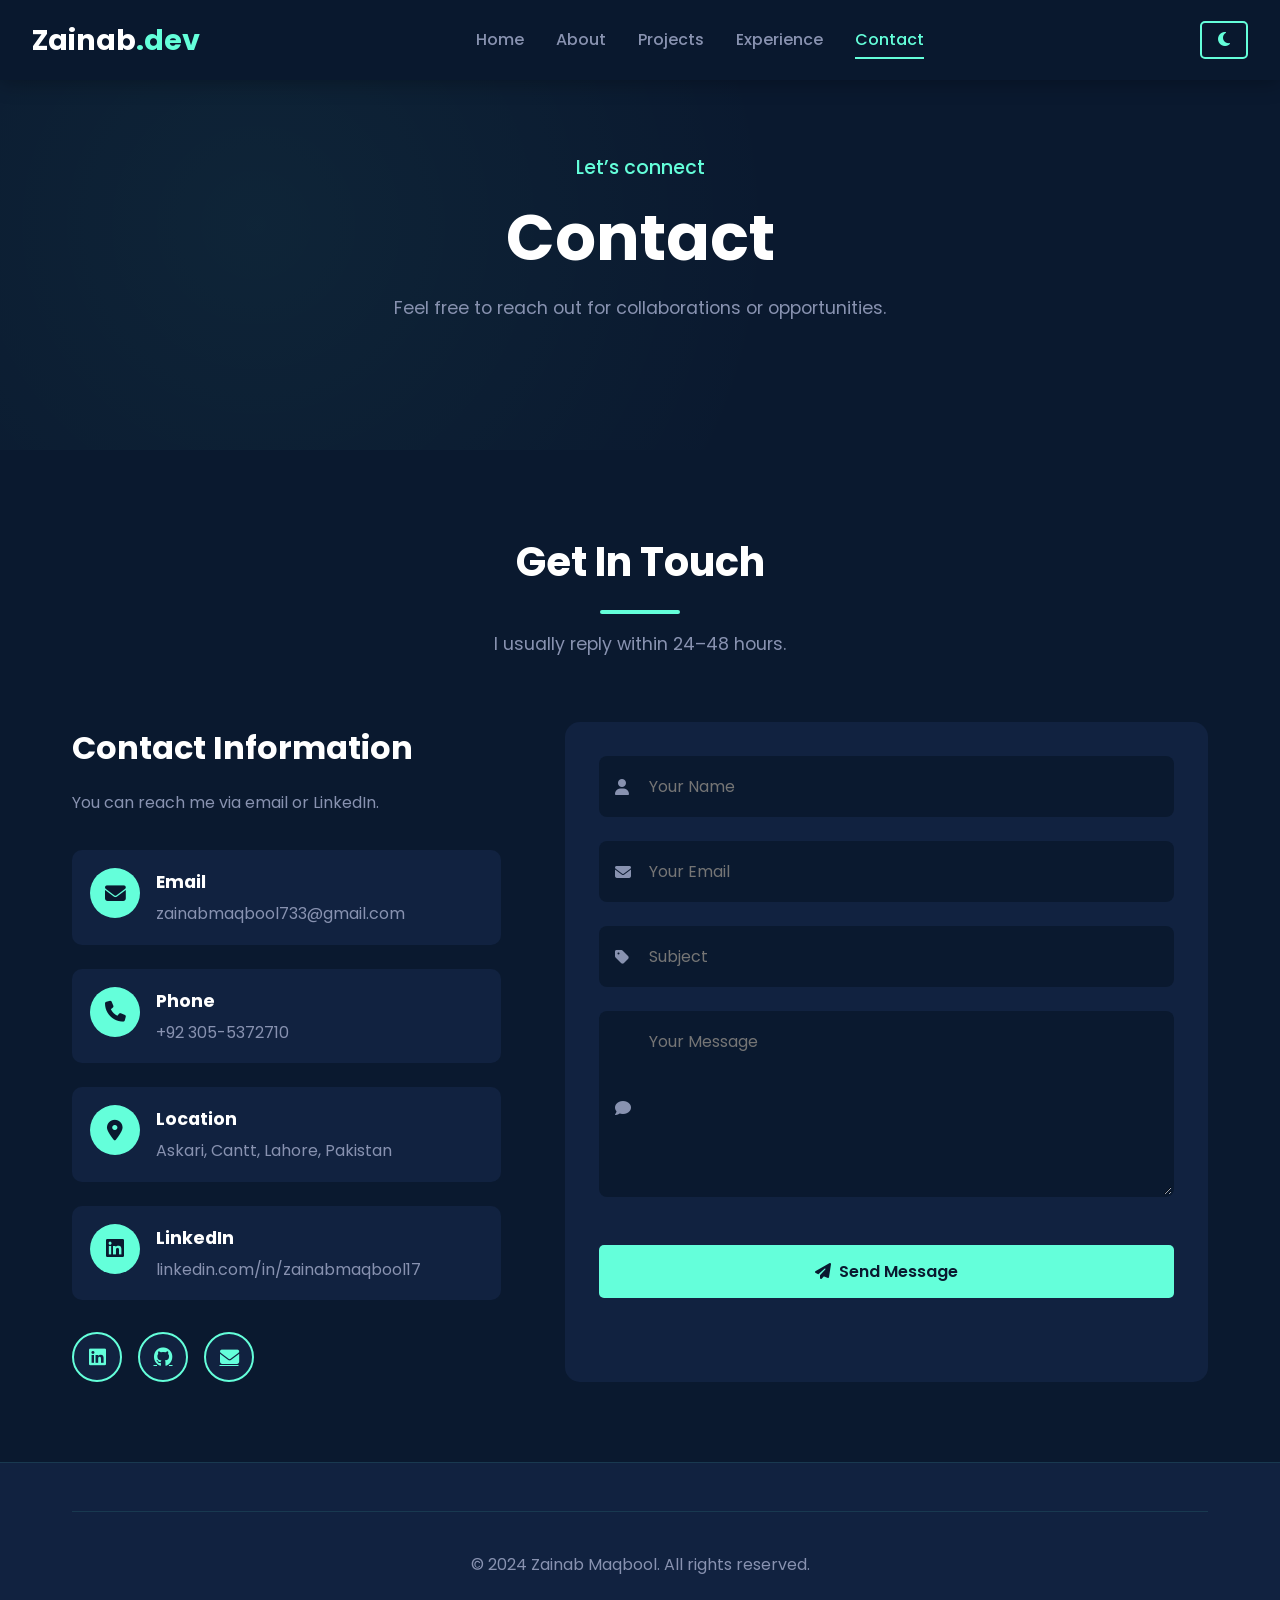
<file: contact.html>
<!DOCTYPE html>
<html lang="en">
<head>
  <meta charset="UTF-8" />
  <meta name="viewport" content="width=device-width, initial-scale=1.0" />
  <title>Contact | Zainab Maqbool</title>
  <meta name="description" content="Contact Zainab Maqbool for collaborations and opportunities." />
  <link rel="icon" type="image/png" href="images/favicon-32x32.png" />

  <link rel="stylesheet" href="css/style.css" />
  <link rel="stylesheet" href="css/responsive.css" />
  <link rel="stylesheet" href="css/animations.css" />

  <link rel="stylesheet" href="https://cdnjs.cloudflare.com/ajax/libs/font-awesome/6.4.0/css/all.min.css"/>

  <link rel="preconnect" href="https://fonts.googleapis.com">
  <link rel="preconnect" href="https://fonts.gstatic.com" crossorigin>
  <link href="https://fonts.googleapis.com/css2?family=Poppins:wght@300;400;500;600;700&display=swap" rel="stylesheet">
</head>
<body>

  <!-- NAVBAR -->
  <nav class="navbar" id="navbar">
    <div class="nav-container">
      <div class="logo">
        <a href="index.html">Zainab<span>.dev</span></a>
      </div>

      <ul class="nav-menu" id="nav-menu">
        <li><a href="index.html" class="nav-link">Home</a></li>
        <li><a href="about.html" class="nav-link">About</a></li>
        <li><a href="projects.html" class="nav-link">Projects</a></li>
        <li><a href="index.html#experience" class="nav-link">Experience</a></li>
        <li><a href="contact.html" class="nav-link active">Contact</a></li>
      </ul>

      <div class="nav-icons">
        <button id="theme-toggle" class="theme-btn" aria-label="Toggle dark mode">
          <i class="fas fa-moon"></i>
        </button>
        <div class="hamburger" id="hamburger" aria-label="Toggle menu">
          <span></span><span></span><span></span>
        </div>
      </div>
    </div>
  </nav>

  <!-- PAGE HERO -->
  <section class="hero" style="min-height: 50vh;">
    <div class="hero-container" style="grid-template-columns: 1fr;">
      <div class="hero-content" style="text-align:center;">
        <p class="hero-subtitle">Let’s connect</p>
        <h1 class="hero-title">Contact</h1>
        <p class="hero-description">Feel free to reach out for collaborations or opportunities.</p>
      </div>
    </div>
  </section>

  <!-- CONTACT SECTION -->
  <section class="contact" id="contact">
    <div class="container">
      <div class="section-title">
        <h2>Get In Touch</h2>
        <div class="title-underline"></div>
        <p>I usually reply within 24–48 hours.</p>
      </div>

      <div class="contact-container">
        <div class="contact-info">
          <h3>Contact Information</h3>
          <p>You can reach me via email or LinkedIn.</p>

          <div class="info-items">
            <div class="info-item">
              <div class="info-icon"><i class="fas fa-envelope"></i></div>
              <div class="info-content">
                <h4>Email</h4>
                <a href="mailto:zainabmaqbool733@gmail.com">zainabmaqbool733@gmail.com</a>
              </div>
            </div>

            <div class="info-item">
              <div class="info-icon"><i class="fas fa-phone"></i></div>
              <div class="info-content">
                <h4>Phone</h4>
                <a href="tel:+923055372710">+92 305-5372710</a>
              </div>
            </div>

            <div class="info-item">
              <div class="info-icon"><i class="fas fa-map-marker-alt"></i></div>
              <div class="info-content">
                <h4>Location</h4>
                <p>Askari, Cantt, Lahore, Pakistan</p>
              </div>
            </div>

            <div class="info-item">
              <div class="info-icon"><i class="fab fa-linkedin"></i></div>
              <div class="info-content">
                <h4>LinkedIn</h4>
                <a href="https://www.linkedin.com/in/zainabmaqbool17/" target="_blank" rel="noopener noreferrer">
                  linkedin.com/in/zainabmaqbool17
                </a>
              </div>
            </div>
          </div>

          <div class="contact-social">
            <a href="https://www.linkedin.com/in/zainabmaqbool17/" target="_blank" rel="noopener noreferrer" aria-label="LinkedIn"><i class="fab fa-linkedin"></i></a>
            <a href="https://github.com/zainabmaqbool" target="_blank" rel="noopener noreferrer" aria-label="GitHub"><i class="fab fa-github"></i></a>
            <a href="mailto:zainabmaqbool733@gmail.com" aria-label="Email"><i class="fas fa-envelope"></i></a>
          </div>
        </div>

        <div class="contact-form-container">
          <!-- If you use Formspree: replace YOUR-FORM-ID -->
          <form class="contact-form" id="contactForm" action="https://formspree.io/f/YOUR-FORM-ID" method="POST">
            <div class="form-group">
              <input type="text" name="name" placeholder="Your Name" required />
              <i class="fas fa-user"></i>
            </div>

            <div class="form-group">
              <input type="email" name="email" placeholder="Your Email" required />
              <i class="fas fa-envelope"></i>
            </div>

            <div class="form-group">
              <input type="text" name="subject" placeholder="Subject" required />
              <i class="fas fa-tag"></i>
            </div>

            <div class="form-group">
              <textarea name="message" rows="6" placeholder="Your Message" required></textarea>
              <i class="fas fa-comment"></i>
            </div>

            <button type="submit" class="btn btn-primary">
              <i class="fas fa-paper-plane"></i> Send Message
            </button>
          </form>
        </div>
      </div>
    </div>
  </section>

  <!-- FOOTER -->
  <footer class="footer">
    <div class="container">
      <div class="footer-bottom">
        <p>&copy; 2024 Zainab Maqbool. All rights reserved.</p>
      </div>
    </div>
  </footer>

  <button id="scrollTop" class="scroll-top" aria-label="Scroll to top">
    <i class="fas fa-arrow-up"></i>
  </button>

  <script src="js/main.js" defer></script>
  <script src="js/animations.js" defer></script>
</body>
</html>
</file>
<file: css/style.css>
/* ==================== GLOBAL STYLES & CSS VARIABLES ==================== */

:root {
    /* Layout */
    --nav-height: 80px;

    /* Color Palette - Cybersecurity Theme */
    --primary-color: #64ffda;
    --secondary-color: #0a192f;
    --accent-color: #112240;
    --text-primary: #ccd6f6;
    --text-secondary: #8892b0;
    --white: #ffffff;
    --dark: #0a192f;
    --light-bg: #112240;

    /* Gradients */
    --gradient-1: linear-gradient(135deg, #667eea 0%, #764ba2 100%);
    --gradient-2: linear-gradient(135deg, #f093fb 0%, #f5576c 100%);
    --gradient-cyber: linear-gradient(135deg, #64ffda 0%, #00bfa5 100%);

    /* Spacing */
    --spacing-xs: 0.5rem;
    --spacing-sm: 1rem;
    --spacing-md: 2rem;
    --spacing-lg: 3rem;
    --spacing-xl: 5rem;

    /* Typography */
    --font-primary: 'Poppins', sans-serif;
    --font-size-base: 16px;

    /* Transitions */
    --transition-fast: 0.3s ease;
    --transition-normal: 0.5s ease;
    --transition-slow: 0.8s ease;

    /* Shadows */
    --shadow-sm: 0 2px 10px rgba(0, 0, 0, 0.1);
    --shadow-md: 0 4px 20px rgba(0, 0, 0, 0.15);
    --shadow-lg: 0 10px 40px rgba(0, 0, 0, 0.2);
    --shadow-glow: 0 0 20px rgba(100, 255, 218, 0.3);
}


/* ==================== LIGHT MODE ==================== */

body.light-mode {
    --primary-color: #00bfa5;
    --secondary-color: #f5f5f5;
    --accent-color: #ffffff;
    --text-primary: #2d3748;
    --text-secondary: #4a5568;
    --white: #2d3748;
    --dark: #ffffff;
    --light-bg: #f7fafc;
    --shadow-glow: 0 0 20px rgba(0, 191, 165, 0.3);
}


/* ==================== RESET & BASE STYLES ==================== */

* {
    margin: 0;
    padding: 0;
    box-sizing: border-box;
}

*::before,
*::after {
    box-sizing: border-box;
}

html {
    scroll-behavior: smooth;
    font-size: var(--font-size-base);
    overflow-x: hidden;
}

body {
    font-family: var(--font-primary);
    background-color: var(--secondary-color);
    color: var(--text-primary);
    line-height: 1.6;
    overflow-x: hidden;
    transition: background-color 0.3s ease, color 0.3s ease;
}

::selection {
    background-color: var(--primary-color);
    color: var(--dark);
}


/* ==================== SCROLLBAR ==================== */

::-webkit-scrollbar {
    width: 10px;
}

::-webkit-scrollbar-track {
    background: var(--secondary-color);
}

::-webkit-scrollbar-thumb {
    background: var(--primary-color);
    border-radius: 5px;
}

::-webkit-scrollbar-thumb:hover {
    background: #00bfa5;
}


/* ==================== CONTAINER ==================== */

.container {
    max-width: 1200px;
    margin: 0 auto;
    padding: 0 2rem;
}

section {
    padding: var(--spacing-xl) 0;
    position: relative;
}


/* Anchor jump fix */

section[id] {
    scroll-margin-top: calc(var(--nav-height) + 20px);
}


/* ==================== NAVIGATION BAR ==================== */

.navbar {
    position: fixed;
    top: 0;
    left: 0;
    width: 100%;
    height: var(--nav-height);
    background: rgba(10, 25, 47, 0.95);
    backdrop-filter: blur(10px);
    -webkit-backdrop-filter: blur(10px);
    z-index: 9999;
    transition: all var(--transition-fast);
    box-shadow: 0 2px 20px rgba(0, 0, 0, 0.3);
}

body.light-mode .navbar {
    background: rgba(255, 255, 255, 0.95);
    box-shadow: 0 2px 20px rgba(0, 0, 0, 0.1);
}

.navbar.scrolled {
    background: rgba(10, 25, 47, 0.98);
    box-shadow: 0 4px 30px rgba(0, 0, 0, 0.5);
}

body.light-mode .navbar.scrolled {
    background: rgba(255, 255, 255, 0.98);
    box-shadow: 0 4px 30px rgba(0, 0, 0, 0.15);
}

.nav-container {
    max-width: 1400px;
    margin: 0 auto;
    padding: 0 2rem;
    height: var(--nav-height);

    display: flex;
    justify-content: space-between;
    align-items: center;
}


/* Logo */

.logo a {
    font-size: 1.8rem;
    font-weight: 700;
    color: var(--white);
    text-decoration: none;
    transition: var(--transition-fast);
    position: relative;
}

.logo span {
    color: var(--primary-color);
}

.logo a:hover {
    color: var(--primary-color);
}


/* Navigation Menu */

.nav-menu {
    display: flex;
    list-style: none;
    gap: 2rem;
    align-items: center;
}

.nav-link {
    color: var(--text-secondary);
    text-decoration: none;
    font-weight: 500;
    font-size: 1rem;
    transition: var(--transition-fast);
    position: relative;
    padding: 0.5rem 0;
}

.nav-link::after {
    content: '';
    position: absolute;
    bottom: 0;
    left: 0;
    width: 0;
    height: 2px;
    background: var(--primary-color);
    transition: width var(--transition-fast);
}

.nav-link:hover,
.nav-link.active {
    color: var(--primary-color);
}

.nav-link:hover::after,
.nav-link.active::after {
    width: 100%;
}


/* Navigation Icons */

.nav-icons {
    display: flex;
    align-items: center;
    gap: 1rem;
}


/* Theme Button */

.theme-btn {
    background: transparent;
    border: 2px solid var(--primary-color);
    color: var(--primary-color);
    padding: 0.5rem 1rem;
    border-radius: 5px;
    cursor: pointer;
    transition: var(--transition-fast);
    font-size: 1rem;
}

.theme-btn:hover {
    background: var(--primary-color);
    color: var(--dark);
    transform: scale(1.05);
}


/* Hamburger */

.hamburger {
    display: none;
    flex-direction: column;
    gap: 5px;
    cursor: pointer;
    z-index: 10000;
}

.hamburger span {
    width: 25px;
    height: 3px;
    background: var(--primary-color);
    transition: all var(--transition-fast);
    border-radius: 2px;
}

.hamburger.active span:nth-child(1) {
    transform: translateY(8px) rotate(45deg);
}

.hamburger.active span:nth-child(2) {
    opacity: 0;
}

.hamburger.active span:nth-child(3) {
    transform: translateY(-8px) rotate(-45deg);
}


/* ==================== HERO SECTION ==================== */

.hero {
    min-height: 100vh;
    display: flex;
    align-items: center;
    justify-content: center;

    position: relative;

    padding-top: calc(var(--nav-height) + 40px);
    padding-bottom: 60px;

    background: var(--secondary-color);
    overflow: hidden;
}

.hero::before {
    content: '';
    position: absolute;
    top: 0;
    left: 0;

    width: 100%;
    height: 100%;

    background: radial-gradient(
        circle at 20% 50%,
        rgba(100, 255, 218, 0.05) 0%,
        transparent 50%
    );

    pointer-events: none;
}

.hero-container {
    display: grid;
    grid-template-columns: 1fr 1fr;
    gap: 4rem;

    align-items: center;

    max-width: 1400px;
    margin: 0 auto;
    padding: 0 2rem;

    position: relative;
    z-index: 1;
}

.hero-content {
    animation: fadeInLeft 1s ease;
}

.hero-subtitle {
    color: var(--primary-color);
    font-size: 1.2rem;
    margin-bottom: 1rem;
    font-weight: 500;
}

.hero-title {
    font-size: clamp(2.5rem, 6vw, 4rem);
    color: var(--white);
    margin-bottom: 1rem;
    font-weight: 700;
    line-height: 1.2;
    word-break: normal;
    overflow-wrap: break-word;
}

.hero-tagline {
    font-size: clamp(1.3rem, 3vw, 2rem);
    color: var(--text-secondary);
    margin-bottom: 1.5rem;
    min-height: 60px;
}

.typing-text {
    color: var(--primary-color);
    font-weight: 600;
}

.hero-description {
    font-size: 1.1rem;
    color: var(--text-secondary);
    margin-bottom: 2rem;
    line-height: 1.8;
}

.hero-description strong {
    color: var(--primary-color);
    font-weight: 600;
}

.hero-buttons {
    display: flex;
    gap: 1.5rem;
    margin-bottom: 3rem;
    flex-wrap: wrap;
}


/* Buttons */

.btn {
    padding: 0.875rem 2rem;
    border-radius: 5px;

    text-decoration: none;
    font-weight: 600;

    transition: all var(--transition-fast);

    display: inline-flex;
    align-items: center;
    gap: 0.5rem;

    cursor: pointer;
    border: none;

    font-size: 1rem;
    font-family: var(--font-primary);
}

.btn-primary {
    background: var(--primary-color);
    color: var(--dark);
}

.btn-primary:hover {
    transform: translateY(-3px);
    box-shadow: 0 10px 30px rgba(100, 255, 218, 0.4);
}

.btn-secondary {
    background: transparent;
    color: var(--primary-color);
    border: 2px solid var(--primary-color);
}

.btn-secondary:hover {
    background: rgba(100, 255, 218, 0.1);
    transform: translateY(-3px);
}


/* Social Links */

.social-links {
    display: flex;
    gap: 1rem;
}

.social-icon {
    width: 45px;
    height: 45px;

    border: 2px solid var(--text-secondary);
    border-radius: 50%;

    display: flex;
    align-items: center;
    justify-content: center;

    color: var(--text-secondary);

    transition: all var(--transition-fast);

    text-decoration: none;
    font-size: 1.2rem;
}

.social-icon:hover {
    border-color: var(--primary-color);
    color: var(--primary-color);

    transform: translateY(-5px);

    box-shadow: var(--shadow-glow);
}


/* Hero Image */

.hero-image {
    animation: fadeInRight 1s ease;

    display: flex;
    justify-content: center;
}

.image-container {
    position: relative;

    width: 400px;
    height: 400px;
}

.image-container img {
    width: 100%;
    height: 100%;

    object-fit: cover;

    border-radius: 50%;
    border: 5px solid var(--primary-color);

    box-shadow: var(--shadow-glow);

    transition: var(--transition-normal);
}

.image-container:hover img {
    transform: scale(1.05);
}

.image-overlay {
    position: absolute;

    top: 0;
    left: 0;

    width: 100%;
    height: 100%;

    border-radius: 50%;

    background: linear-gradient(
        135deg,
        rgba(100, 255, 218, 0.2),
        transparent
    );

    pointer-events: none;
}


/* Scroll Down */

.scroll-down {
    position: absolute;

    bottom: 30px;
    left: 50%;

    transform: translateX(-50%);

    animation: bounce 2s infinite;

    z-index: 2;
}

.scroll-down a {
    color: var(--primary-color);

    font-size: 2rem;

    text-decoration: none;

    transition: var(--transition-fast);
}


/* ==================== SECTION TITLES ==================== */

.section-title {
    text-align: center;
    margin-bottom: 4rem;
}

.section-title h2 {
    font-size: clamp(2rem, 4vw, 2.5rem);

    color: var(--white);

    margin-bottom: 1rem;

    position: relative;

    display: inline-block;
}

.title-underline {
    width: 80px;
    height: 4px;

    background: var(--primary-color);

    margin: 0 auto 1rem;

    border-radius: 2px;
}

.section-title p {
    color: var(--text-secondary);
    font-size: 1.1rem;
}


/* ==================== ABOUT SECTION ==================== */

.about {
    background: var(--accent-color);
}

.about-content {
    max-width: 1000px;
    margin: 0 auto;
}

.about-text h3 {
    font-size: clamp(1.5rem, 3vw, 2rem);

    color: var(--primary-color);

    margin-bottom: 1.5rem;
}

.about-text p {
    font-size: 1.1rem;

    color: var(--text-secondary);

    margin-bottom: 1.5rem;

    line-height: 1.8;
}

.about-text strong {
    color: var(--primary-color);
    font-weight: 600;
}


/* About Stats */

.about-stats {
    display: grid;

    grid-template-columns: repeat(
        auto-fit,
        minmax(200px, 1fr)
    );

    gap: 2rem;

    margin: 3rem 0;
}

.stat-box {
    text-align: center;

    padding: 2rem;

    background: var(--secondary-color);

    border-radius: 10px;

    transition: var(--transition-fast);

    border: 2px solid transparent;
}

.stat-box:hover {
    border-color: var(--primary-color);

    transform: translateY(-10px);

    box-shadow: var(--shadow-glow);
}

.stat-box h4 {
    font-size: 2.5rem;

    color: var(--primary-color);

    margin-bottom: 0.5rem;

    font-weight: 700;
}

.stat-box p {
    color: var(--text-secondary);

    font-size: 1rem;

    font-weight: 500;
}


/* About Highlights */

.about-highlights {
    display: flex;

    flex-direction: column;

    gap: 2rem;

    margin-top: 3rem;
}

.highlight-item {
    display: flex;

    gap: 1.5rem;

    align-items: flex-start;

    padding: 1.5rem;

    background: var(--secondary-color);

    border-radius: 10px;

    border-left: 4px solid var(--primary-color);

    transition: var(--transition-fast);
}

.highlight-item:hover {
    transform: translateX(10px);

    box-shadow: var(--shadow-md);
}

.highlight-item i {
    font-size: 2rem;

    color: var(--primary-color);

    margin-top: 0.5rem;

    flex-shrink: 0;
}

.highlight-item h4 {
    color: var(--white);

    margin-bottom: 0.5rem;

    font-size: 1.3rem;
}

.highlight-item p {
    color: var(--text-secondary);

    line-height: 1.6;

    margin: 0;
}


/* ==================== SKILLS SECTION ==================== */

.skills {
    background: var(--secondary-color);
}

.skills-container {
    display: grid;

    grid-template-columns: repeat(
        auto-fit,
        minmax(400px, 1fr)
    );

    gap: 3rem;
}

.skill-category {
    background: var(--accent-color);

    padding: 2rem;

    border-radius: 15px;

    border: 2px solid transparent;

    transition: var(--transition-fast);
}

.skill-category:hover {
    border-color: var(--primary-color);

    box-shadow: var(--shadow-glow);
}

.category-header {
    display: flex;

    align-items: center;

    gap: 1rem;

    margin-bottom: 2rem;
}

.category-header i {
    font-size: 2rem;

    color: var(--primary-color);
}

.category-header h3 {
    font-size: 1.5rem;

    color: var(--white);
}


/* Skill Items */

.skill-items {
    display: flex;

    flex-direction: column;

    gap: 1.5rem;
}

.skill-item {
    display: grid;

    grid-template-columns: 150px 1fr 50px;

    align-items: center;

    gap: 1rem;
}

.skill-name {
    color: var(--text-primary);

    font-weight: 500;
}

.skill-bar {
    height: 10px;

    background: var(--secondary-color);

    border-radius: 10px;

    overflow: hidden;

    position: relative;
}

.skill-progress {
    height: 100%;

    background: var(--gradient-cyber);

    border-radius: 10px;

    transition: width 1.5s ease;
}

.skill-percent {
    color: var(--primary-color);

    font-weight: 600;

    text-align: right;
}


/* Tools */

.tools-grid {
    display: grid;

    grid-template-columns: repeat(
        auto-fit,
        minmax(100px, 1fr)
    );

    gap: 1.5rem;
}

.tool-item {
    text-align: center;

    padding: 1.5rem;

    background: var(--secondary-color);

    border-radius: 10px;

    transition: var(--transition-fast);

    border: 2px solid transparent;
}

.tool-item:hover {
    transform: translateY(-10px);

    background: var(--light-bg);

    box-shadow: var(--shadow-glow);

    border-color: var(--primary-color);
}

.tool-item i {
    font-size: 2.5rem;

    color: var(--primary-color);

    margin-bottom: 0.5rem;
}

.tool-item p {
    color: var(--text-secondary);

    font-size: 0.9rem;

    margin: 0;
}


/* ==================== PROJECTS SECTION ==================== */

.projects {
    background: var(--accent-color);
}

.projects-grid {
    display: grid;

    grid-template-columns: repeat(
        auto-fit,
        minmax(400px, 1fr)
    );

    gap: 3rem;

    margin-bottom: 3rem;
}

.project-card {
    background: var(--secondary-color);

    border-radius: 15px;

    overflow: hidden;

    transition: var(--transition-fast);

    border: 2px solid transparent;
}

.project-card:hover {
    transform: translateY(-10px);

    border-color: var(--primary-color);

    box-shadow: var(--shadow-glow);
}


/* Project Image */

.project-image {
    position: relative;

    height: 250px;

    overflow: hidden;

    background: var(--accent-color);
}

.project-image img {
    width: 100%;
    height: 100%;

    object-fit: cover;

    transition: var(--transition-normal);
}

.project-card:hover .project-image img {
    transform: scale(1.1);
}


/* Project Overlay */

.project-overlay {
    position: absolute;

    top: 0;
    left: 0;

    width: 100%;
    height: 100%;

    background: rgba(10, 25, 47, 0.95);

    display: flex;

    align-items: center;
    justify-content: center;

    gap: 1rem;

    opacity: 0;

    transition: var(--transition-fast);
}

.project-card:hover .project-overlay {
    opacity: 1;
}

.overlay-btn {
    padding: 0.75rem 1.5rem;

    background: var(--primary-color);

    color: var(--dark);

    text-decoration: none;

    border-radius: 5px;

    font-weight: 600;

    transition: var(--transition-fast);

    display: inline-flex;

    align-items: center;

    gap: 0.5rem;
}

.overlay-btn:hover {
    transform: scale(1.05);
}


/* Project Content */

.project-content {
    padding: 2rem;
}

.project-tags {
    display: flex;

    flex-wrap: wrap;

    gap: 0.5rem;

    margin-bottom: 1rem;
}

.tag {
    padding: 0.3rem 0.8rem;

    background: rgba(100, 255, 218, 0.1);

    color: var(--primary-color);

    border-radius: 20px;

    font-size: 0.85rem;

    border: 1px solid var(--primary-color);
}

.project-content h3 {
    font-size: 1.5rem;

    color: var(--white);

    margin-bottom: 1rem;
}

.project-content p {
    color: var(--text-secondary);

    line-height: 1.8;

    margin-bottom: 1.5rem;
}


/* Project Features */

.project-features {
    display: grid;

    grid-template-columns: repeat(
        auto-fit,
        minmax(200px, 1fr)
    );

    gap: 0.75rem;

    margin-bottom: 1.5rem;
}

.feature {
    display: flex;

    align-items: center;

    gap: 0.5rem;

    color: var(--text-secondary);

    font-size: 0.9rem;
}

.feature i {
    color: var(--primary-color);

    font-size: 0.8rem;
}


/* Project Footer */

.project-footer {
    display: flex;

    justify-content: space-between;

    align-items: center;

    padding-top: 1rem;

    border-top: 1px solid var(--accent-color);

    flex-wrap: wrap;

    gap: 1rem;
}

.project-link {
    color: var(--primary-color);

    text-decoration: none;

    font-weight: 600;

    display: inline-flex;

    align-items: center;

    gap: 0.5rem;

    transition: var(--transition-fast);
}

.project-link:hover {
    gap: 1rem;
}

.view-more {
    text-align: center;

    margin-top: 2rem;
}


/* ==================== EXPERIENCE TIMELINE ==================== */

.experience {
    background: var(--secondary-color);
}

.timeline {
    position: relative;

    max-width: 1000px;

    margin: 0 auto;

    padding: 2rem 0;
}

.timeline::before {
    content: '';

    position: absolute;

    left: 50%;

    transform: translateX(-50%);

    width: 2px;

    height: 100%;

    background: var(--primary-color);
}

.timeline-item {
    position: relative;

    margin-bottom: 4rem;
}

.timeline-item.left .timeline-content {
    padding-right: calc(50% + 40px);
}

.timeline-item.right .timeline-content {
    padding-left: calc(50% + 40px);
}


/* Timeline Icon */

.timeline-icon {
    position: absolute;

    left: 50%;

    transform: translateX(-50%);

    width: 60px;
    height: 60px;

    background: var(--primary-color);

    border-radius: 50%;

    display: flex;

    align-items: center;

    justify-content: center;

    z-index: 2;

    box-shadow:
        0 0 0 4px var(--secondary-color),
        0 0 0 8px var(--primary-color);
}

.timeline-icon i {
    font-size: 1.5rem;

    color: var(--dark);
}


/* Timeline Card */

.timeline-card {
    background: var(--accent-color);

    padding: 2rem;

    border-radius: 10px;

    border: 2px solid transparent;

    transition: var(--transition-fast);
}

.timeline-card:hover {
    border-color: var(--primary-color);

    box-shadow: var(--shadow-glow);

    transform: translateY(-5px);
}

.timeline-date {
    display: inline-block;

    padding: 0.5rem 1rem;

    background: var(--primary-color);

    color: var(--dark);

    border-radius: 20px;

    font-weight: 600;

    margin-bottom: 1rem;

    font-size: 0.9rem;
}

.timeline-card h3 {
    font-size: 1.8rem;

    color: var(--white);

    margin-bottom: 0.5rem;
}

.timeline-card h4 {
    font-size: 1.2rem;

    color: var(--primary-color);

    margin-bottom: 0.5rem;
}

.location {
    color: var(--text-secondary);

    margin-bottom: 1rem;

    display: flex;

    align-items: center;

    gap: 0.5rem;
}


/* Timeline List */

.timeline-list {
    list-style: none;

    padding-left: 0;

    margin: 1.5rem 0;
}

.timeline-list li {
    color: var(--text-secondary);

    padding-left: 1.5rem;

    margin-bottom: 0.75rem;

    position: relative;

    line-height: 1.6;
}

.timeline-list li::before {
    content: '▹';

    position: absolute;

    left: 0;

    color: var(--primary-color);

    font-size: 1.2rem;
}


/* Timeline Skills */

.timeline-skills {
    display: flex;

    flex-wrap: wrap;

    gap: 0.5rem;

    margin-top: 1.5rem;
}

.skill-tag {
    padding: 0.4rem 1rem;

    background: rgba(100, 255, 218, 0.1);

    color: var(--primary-color);

    border-radius: 20px;

    font-size: 0.85rem;

    border: 1px solid var(--primary-color);
}


/* Education */

.education-card {
    background:
        linear-gradient(
            135deg,
            var(--accent-color),
            var(--secondary-color)
        );
}

.education-details {
    margin-top: 1.5rem;
}

.detail-item {
    margin-bottom: 1rem;
}

.detail-item strong {
    color: var(--primary-color);

    display: block;

    margin-bottom: 0.5rem;

    font-size: 1.1rem;
}

.detail-item p {
    color: var(--text-secondary);

    line-height: 1.6;

    margin: 0;
}

.detail-item ul {
    list-style: none;

    padding-left: 1rem;

    margin-top: 0.5rem;
}

.detail-item ul li {
    color: var(--text-secondary);

    padding: 0.3rem 0;

    position: relative;
}

.detail-item ul li::before {
    content: '•';

    color: var(--primary-color);

    position: absolute;

    left: -1rem;

    font-size: 1.2rem;
}

.cgpa {
    font-size: 1.5rem;

    color: var(--primary-color);

    font-weight: 700;
}


/* ==================== CERTIFICATIONS ==================== */

.certifications {
    background: var(--accent-color);
}

.cert-grid {
    display: grid;

    grid-template-columns: repeat(
        auto-fit,
        minmax(280px, 1fr)
    );

    gap: 2rem;
}

.cert-card {
    background: var(--secondary-color);

    padding: 2rem;

    border-radius: 15px;

    text-align: center;

    border: 2px solid transparent;

    transition: var(--transition-fast);
}

.cert-card:hover {
    border-color: var(--primary-color);

    transform: translateY(-10px);

    box-shadow: var(--shadow-glow);
}

.cert-icon {
    width: 80px;
    height: 80px;

    margin: 0 auto 1.5rem;

    background: var(--gradient-cyber);

    border-radius: 50%;

    display: flex;

    align-items: center;

    justify-content: center;
}

.cert-icon i {
    font-size: 2.5rem;

    color: var(--dark);
}

.cert-card h3 {
    font-size: 1.3rem;

    color: var(--white);

    margin-bottom: 0.5rem;
}

.cert-issuer {
    color: var(--text-secondary);

    margin-bottom: 1rem;

    font-size: 0.95rem;
}

.cert-status {
    display: inline-block;

    padding: 0.5rem 1rem;

    border-radius: 20px;

    font-weight: 600;

    margin-bottom: 1rem;

    font-size: 0.9rem;
}

.cert-status.completed {
    background: rgba(100, 255, 218, 0.2);

    color: var(--primary-color);

    border: 1px solid var(--primary-color);
}

.cert-status.in-progress {
    background: rgba(255, 193, 7, 0.2);

    color: #ffc107;

    border: 1px solid #ffc107;
}

.cert-link {
    color: var(--primary-color);

    text-decoration: none;

    font-weight: 600;

    transition: var(--transition-fast);
}

.cert-link:hover {
    text-decoration: underline;
}


/* ==================== CONTACT SECTION ==================== */

.contact {
    background: var(--secondary-color);
}

.contact-container {
    display: grid;

    grid-template-columns: 1fr 1.5fr;

    gap: 4rem;
}

.contact-info h3 {
    font-size: 2rem;

    color: var(--white);

    margin-bottom: 1rem;
}

.contact-info > p {
    color: var(--text-secondary);

    margin-bottom: 2rem;

    line-height: 1.8;
}


/* Contact Info Items */

.info-items {
    display: flex;

    flex-direction: column;

    gap: 1.5rem;

    margin-bottom: 2rem;
}

.info-item {
    display: flex;

    gap: 1rem;

    padding: 1rem;

    background: var(--accent-color);

    border-radius: 10px;

    transition: var(--transition-fast);

    border: 2px solid transparent;
}

.info-item:hover {
    transform: translateX(10px);

    box-shadow: var(--shadow-md);

    border-color: var(--primary-color);
}

.info-icon {
    width: 50px;
    height: 50px;

    background: var(--primary-color);

    border-radius: 50%;

    display: flex;

    align-items: center;

    justify-content: center;

    flex-shrink: 0;
}

.info-icon i {
    font-size: 1.3rem;

    color: var(--dark);
}

.info-content h4 {
    color: var(--white);

    margin-bottom: 0.3rem;

    font-size: 1.1rem;
}

.info-content a,
.info-content p {
    color: var(--text-secondary);

    text-decoration: none;

    transition: var(--transition-fast);

    margin: 0;

    word-break: break-word;
}

.info-content a:hover {
    color: var(--primary-color);
}


/* Contact Social */

.contact-social {
    display: flex;

    gap: 1rem;
}

.contact-social a {
    width: 50px;
    height: 50px;

    background: var(--accent-color);

    border: 2px solid var(--primary-color);

    border-radius: 50%;

    display: flex;

    align-items: center;

    justify-content: center;

    color: var(--primary-color);

    transition: var(--transition-fast);

    font-size: 1.2rem;
}

.contact-social a:hover {
    background: var(--primary-color);

    color: var(--dark);

    transform: translateY(-5px);
}


/* Contact Form */

.contact-form-container {
    background: var(--accent-color);

    padding: 2rem;

    border-radius: 15px;

    border: 2px solid transparent;
}

.contact-form .form-group {
    position: relative;

    margin-bottom: 1.5rem;
}

.contact-form input,
.contact-form textarea {
    width: 100%;

    padding: 1rem 1rem 1rem 3rem;

    background: var(--secondary-color);

    border: 2px solid transparent;

    border-radius: 8px;

    color: var(--text-primary);

    font-family: var(--font-primary);

    font-size: 1rem;

    transition: var(--transition-fast);
}

.contact-form input:focus,
.contact-form textarea:focus {
    outline: none;

    border-color: var(--primary-color);

    box-shadow: 0 0 15px rgba(100, 255, 218, 0.2);
}

.contact-form .form-group i {
    position: absolute;

    left: 1rem;
    top: 50%;

    transform: translateY(-50%);

    color: var(--text-secondary);

    pointer-events: none;
}

.contact-form textarea + i {
    top: 1rem;

    transform: none;
}

.contact-form button {
    width: 100%;

    margin-top: 1rem;

    justify-content: center;
}


/* ==================== FOOTER ==================== */

.footer {
    background: var(--accent-color);

    padding: 3rem 0 1rem;

    border-top: 1px solid rgba(100, 255, 218, 0.1);
}

.footer-content {
    display: grid;

    grid-template-columns: 2fr 1fr 1fr;

    gap: 3rem;

    margin-bottom: 2rem;
}

.footer-left h3 {
    font-size: 1.8rem;

    color: var(--white);

    margin-bottom: 1rem;
}

.footer-left span {
    color: var(--primary-color);
}

.footer-left p {
    color: var(--text-secondary);

    line-height: 1.8;
}

.footer-links h4,
.footer-contact h4 {
    color: var(--primary-color);

    margin-bottom: 1rem;

    font-size: 1.2rem;
}

.footer-links ul {
    list-style: none;
}

.footer-links ul li {
    margin-bottom: 0.75rem;
}

.footer-links ul li a {
    color: var(--text-secondary);

    text-decoration: none;

    transition: var(--transition-fast);
}

.footer-links ul li a:hover {
    color: var(--primary-color);

    padding-left: 0.5rem;
}


/* Footer Social */

.footer-social {
    display: flex;

    gap: 1rem;
}

.footer-social a {
    width: 40px;
    height: 40px;

    background: var(--secondary-color);

    border-radius: 50%;

    display: flex;

    align-items: center;

    justify-content: center;

    color: var(--primary-color);

    transition: var(--transition-fast);

    font-size: 1.1rem;
}

.footer-social a:hover {
    background: var(--primary-color);

    color: var(--dark);

    transform: translateY(-5px);
}


/* Footer Bottom */

.footer-bottom {
    text-align: center;

    padding-top: 2rem;

    border-top: 1px solid rgba(100, 255, 218, 0.1);
}

.footer-bottom p {
    color: var(--text-secondary);

    margin: 0.5rem 0;
}

.footer-bottom i {
    color: #ff6b6b;

    animation: heartbeat 1.5s ease-in-out infinite;
}


/* ==================== SCROLL TO TOP ==================== */

.scroll-top {
    position: fixed;

    bottom: 30px;
    right: 30px;

    width: 50px;
    height: 50px;

    background: var(--primary-color);

    color: var(--dark);

    border: none;

    border-radius: 50%;

    cursor: pointer;

    opacity: 0;

    visibility: hidden;

    transition: all var(--transition-fast);

    z-index: 999;

    box-shadow: 0 5px 20px rgba(100, 255, 218, 0.4);

    font-size: 1.2rem;
}

.scroll-top.active {
    opacity: 1;

    visibility: visible;
}

.scroll-top:hover {
    transform: translateY(-5px);

    box-shadow: 0 8px 25px rgba(100, 255, 218, 0.6);
}
/* ===== BROKEN IMAGE / ALT TEXT OVERFLOW FIX ===== */
.image-container {
    overflow: hidden !important;   /* text bahar nahi jayega */
    border-radius: 50%;
    background-color: #0f172a;     /* empty circle also clean */
}

.image-container img {
    display: block;
    width: 100%;
    height: 100%;
    object-fit: cover;
    border-radius: 50%;
    text-indent: -9999px;         /* broken image alt text chhupane mein */
    color: transparent;
    font-size: 0;
}
</file>
<file: css/responsive.css>
/* =========================================================
   RESPONSIVE STYLES
   ========================================================= */


/* =========================================================
   TABLETS & SMALL LAPTOPS
   ========================================================= */

@media screen and (max-width: 1024px) {

    .container {
        padding: 0 1.5rem;
    }

    .hero-container {
        gap: 2rem;
        padding: 0 1.5rem;
    }

    .hero-title {
        font-size: 3rem;
    }

    .projects-grid,
    .skills-container {
        grid-template-columns: repeat(
            auto-fit,
            minmax(300px, 1fr)
        );
    }

    .image-container {
        width: 350px;
        height: 350px;
        aspect-ratio: 1 / 1;
    }
}


/* =========================================================
   MOBILE DEVICES
   ========================================================= */

@media screen and (max-width: 768px) {

    :root {
        --nav-height: 70px;
    }


    /* ==================== GLOBAL ==================== */

    html {
        font-size: 15px;
        width: 100%;
        overflow-x: hidden;
    }

    body {
        width: 100%;
        overflow-x: hidden;
    }

    .container {
        width: 100%;
        max-width: 100%;
        padding: 0 1.25rem;
    }


    /* ==================== NAVIGATION ==================== */

    .navbar {
        height: 70px;
    }

    .nav-container {
        width: 100%;
        height: 70px;
        padding: 0 1.25rem;
    }

    .logo a {
        font-size: 1.4rem;
    }

    .hamburger {
        display: flex;
    }

    .nav-menu {
        position: fixed;

        top: var(--nav-height);
        left: -100%;

        width: 100%;
        height: calc(100vh - var(--nav-height));

        display: flex;
        flex-direction: column;

        justify-content: flex-start;
        align-items: center;

        gap: 1.5rem;

        padding: 3rem 1rem;

        background: var(--secondary-color);

        box-shadow: 0 10px 20px rgba(0, 0, 0, 0.2);

        transition: left 0.3s ease;

        z-index: 9998;

        overflow-y: auto;
    }

    .nav-menu.active {
        left: 0;
    }

    .nav-link {
        font-size: 1.1rem;
    }

    .nav-icons {
        gap: 0.5rem;
    }

    .theme-btn {
        padding: 0.4rem 0.7rem;
        font-size: 0.9rem;
    }


    /* =====================================================
       HERO SECTION
       ===================================================== */

    .hero {
        width: 100%;
        min-height: auto;

        padding-top: 110px;
        padding-bottom: 70px;

        overflow: hidden;
    }

    .hero-container {

        width: 100%;
        max-width: 100%;

        display: flex;
        flex-direction: column;

        align-items: center;

        gap: 2.5rem;

        padding: 0 1.25rem;

        text-align: center;

        position: relative;
    }


    /* ==================== HERO CONTENT ==================== */

    .hero-content {

        order: 1;

        width: 100%;
        max-width: 650px;

        position: relative;

        z-index: 20;

        animation: fadeInUp 1s ease;
    }

    .hero-subtitle {

        font-size: 1rem;

        margin-bottom: 0.75rem;
    }

    .hero-title {

        position: relative;

        z-index: 30;

        width: 100%;
        max-width: 100%;

        font-size: clamp(2rem, 8vw, 3rem);

        line-height: 1.2;

        margin-bottom: 1rem;

        color: var(--white);

        white-space: normal;

        word-break: normal;

        overflow-wrap: break-word;

        hyphens: none;
    }

    .hero-tagline {

        position: relative;

        z-index: 30;

        width: 100%;

        font-size: clamp(1.1rem, 5vw, 1.5rem);

        line-height: 1.5;

        min-height: auto;

        margin-bottom: 1.25rem;
    }

    .hero-description {

        width: 100%;

        font-size: 1rem;

        line-height: 1.7;

        margin-bottom: 1.5rem;
    }


    /* ==================== HERO BUTTONS ==================== */

    .hero-buttons {

        display: flex;

        justify-content: center;

        align-items: center;

        flex-wrap: wrap;

        gap: 0.75rem;

        margin-bottom: 2rem;

        position: relative;

        z-index: 30;
    }

    .btn {

        padding: 0.75rem 1.25rem;

        font-size: 0.9rem;
    }

    .social-links {

        justify-content: center;

        position: relative;

        z-index: 30;
    }


    /* =====================================================
       HERO IMAGE
       
       IMPORTANT:
       This prevents the image from becoming an oval.
       ===================================================== */

    .hero-image {

        order: 2;

        width: 100%;
        max-width: 100%;

        display: flex;

        justify-content: center;
        align-items: center;

        position: relative;

        z-index: 5;

        /* IMPORTANT */
        margin: 0;
        padding: 0;

        animation: fadeInUp 1s ease;
    }

    .image-container {

        position: relative;

        /* FORCE PERFECT SQUARE */
        width: 280px !important;
        height: 280px !important;

        min-width: 280px;
        min-height: 280px;

        max-width: 280px;
        max-height: 280px;

        aspect-ratio: 1 / 1;

        margin: 0 auto;

        flex-shrink: 0;

        border-radius: 50%;

        overflow: visible;

        z-index: 5;
    }

    .image-container img {

        display: block;

        width: 280px !important;
        height: 280px !important;

        min-width: 280px;
        min-height: 280px;

        max-width: 280px;
        max-height: 280px;

        aspect-ratio: 1 / 1;

        object-fit: cover;

        border-radius: 50%;

        border: 4px solid var(--primary-color);

        box-shadow: var(--shadow-glow);

        position: relative;

        z-index: 5;
    }

    .image-overlay {

        position: absolute;

        top: 0;
        left: 0;

        width: 280px !important;
        height: 280px !important;

        border-radius: 50%;

        pointer-events: none;

        z-index: 6;
    }


    /* =====================================================
       VERY IMPORTANT ANIMATION OVERRIDE
       
       Prevents animation CSS from moving the image
       over the heading.
       ===================================================== */

    .hero-image,
    .hero-content,
    .image-container {

        transform-origin: center center;
    }

    .hero-image {
        isolation: isolate;
    }


    /* ==================== SCROLL DOWN ==================== */

    .scroll-down {
        display: none;
    }


    /* =====================================================
       SECTIONS
       ===================================================== */

    section {
        padding: 4rem 0;
    }

    .section-title {
        margin-bottom: 2.5rem;
        padding: 0 1rem;
    }

    .section-title h2 {
        font-size: 2rem;
    }

    .section-title p {
        font-size: 0.95rem;
    }


    /* =====================================================
       ABOUT
       ===================================================== */

    .about-content {
        width: 100%;
    }

    .about-text h3 {
        font-size: 1.5rem;
    }

    .about-text p {
        font-size: 1rem;
    }

    .about-stats {
        grid-template-columns: 1fr;

        gap: 1rem;

        margin: 2rem 0;
    }

    .stat-box {
        padding: 1.5rem;
    }

    .highlight-item {
        gap: 1rem;
        padding: 1.25rem;
    }

    .highlight-item i {
        font-size: 1.5rem;
    }


    /* =====================================================
       SKILLS
       ===================================================== */

    .skills-container {
        grid-template-columns: 1fr;
        gap: 1.5rem;
    }

    .skill-category {
        padding: 1.5rem;
    }

    .skill-item {
        grid-template-columns: 1fr;
        gap: 0.5rem;
    }

    .skill-percent {
        text-align: left;
    }

    .tools-grid {
        grid-template-columns: repeat(2, 1fr);
        gap: 1rem;
    }

    .tool-item {
        padding: 1rem;
    }


    /* =====================================================
       PROJECTS
       ===================================================== */

    .projects-grid {
        grid-template-columns: 1fr;
        gap: 1.5rem;
    }

    .project-image {
        height: 200px;
    }

    .project-content {
        padding: 1.5rem;
    }

    .project-features {
        grid-template-columns: 1fr;
    }


    /* =====================================================
       EXPERIENCE TIMELINE
       ===================================================== */

    .timeline {
        padding-left: 35px;
        padding-right: 0;
    }

    .timeline::before {
        left: 10px;
        transform: none;
    }

    .timeline-item.left .timeline-content,
    .timeline-item.right .timeline-content {

        padding-left: 20px;
        padding-right: 0;

        text-align: left;
    }

    .timeline-icon {

        left: 10px;

        width: 45px;
        height: 45px;

        transform: translateX(-50%);
    }

    .timeline-icon i {
        font-size: 1.1rem;
    }

    .timeline-card {
        padding: 1.5rem;
    }

    .timeline-card h3 {
        font-size: 1.4rem;
    }

    .timeline-card h4 {
        font-size: 1rem;
    }


    /* =====================================================
       CERTIFICATIONS
       ===================================================== */

    .cert-grid {
        grid-template-columns: 1fr;
        gap: 1.5rem;
    }

    .cert-card {
        padding: 1.5rem;
    }


    /* =====================================================
       CONTACT
       ===================================================== */

    .contact-container {
        grid-template-columns: 1fr;
        gap: 2rem;
    }

    .contact-info h3 {
        font-size: 1.7rem;
    }

    .contact-form-container {
        padding: 1.25rem;
    }


    /* =====================================================
       FOOTER
       ===================================================== */

    .footer {
        padding: 2.5rem 0 1rem;
    }

    .footer-content {
        grid-template-columns: 1fr;
        gap: 2rem;
        text-align: center;
    }

    .footer-social {
        justify-content: center;
    }


    /* =====================================================
       SCROLL TOP
       ===================================================== */

    .scroll-top {

        width: 45px;
        height: 45px;

        right: 15px;
        bottom: 15px;
    }
}


/* =========================================================
   SMALL PHONES
   ========================================================= */

@media screen and (max-width: 480px) {

    .container {
        padding: 0 1rem;
    }

    .nav-container {
        padding: 0 1rem;
    }


    /* ==================== HERO ==================== */

    .hero {
        padding-top: 100px;
        padding-bottom: 60px;
    }

    .hero-container {
        padding: 0 1rem;
        gap: 2.5rem;
    }

    .hero-content {
        max-width: 100%;
    }

    .hero-title {

        width: 100%;

        font-size: clamp(1.8rem, 8vw, 2.2rem);

        line-height: 1.25;

        margin-bottom: 1rem;

        word-break: normal;

        overflow-wrap: anywhere;

        hyphens: none;
    }

    .hero-subtitle {
        font-size: 0.95rem;
    }

    .hero-tagline {
        font-size: 1.1rem;
    }

    .hero-description {
        font-size: 0.95rem;
    }


    /* ==================== IMAGE ==================== */

    .image-container {

        width: 230px !important;
        height: 230px !important;

        min-width: 230px;
        min-height: 230px;

        max-width: 230px;
        max-height: 230px;
    }

    .image-container img {

        width: 230px !important;
        height: 230px !important;

        min-width: 230px;
        min-height: 230px;

        max-width: 230px;
        max-height: 230px;
    }

    .image-overlay {

        width: 230px !important;
        height: 230px !important;
    }


    /* ==================== BUTTONS ==================== */

    .hero-buttons {
        flex-direction: column;
        align-items: center;
    }

    .hero-buttons .btn {

        width: 100%;
        max-width: 280px;

        justify-content: center;
    }


    /* ==================== STATISTICS ==================== */

    .stat-box h4 {
        font-size: 2rem;
    }


    /* ==================== PROJECTS ==================== */

    .project-card {

        margin: 0 auto;

        width: 100%;
    }


    /* ==================== SKILLS ==================== */

    .skill-item {

        grid-template-columns: 1fr;

        gap: 0.2rem;
    }

    .skill-percent {

        text-align: left;

        margin-bottom: 0.5rem;
    }


    /* ==================== SECTION TITLES ==================== */

    .section-title h2 {
        font-size: 1.8rem;
    }
}


/* =========================================================
   LONG TEXT SAFETY
   ========================================================= */

.hero-title,
.hero-tagline,
.timeline-card h3 {

    overflow-wrap: break-word;

    word-break: normal;

    hyphens: none;
}
</file>
<file: css/animations.css>
/* ==================== ANIMATIONS ==================== */

/* Fade In From Left */
@keyframes fadeInLeft {
    from {
        opacity: 0;
        transform: translateX(-50px);
    }

    to {
        opacity: 1;
        transform: translateX(0);
    }
}

/* Fade In From Right */
@keyframes fadeInRight {
    from {
        opacity: 0;
        transform: translateX(50px);
    }

    to {
        opacity: 1;
        transform: translateX(0);
    }
}

/* Bounce */
@keyframes bounce {
    0%,
    20%,
    50%,
    80%,
    100% {
        transform: translateY(0) translateX(-50%);
    }

    40% {
        transform: translateY(-10px) translateX(-50%);
    }

    60% {
        transform: translateY(-5px) translateX(-50%);
    }
}

/* Heartbeat */
@keyframes heartbeat {
    0%,
    100% {
        transform: scale(1);
    }

    10%,
    30% {
        transform: scale(0.9);
    }

    20%,
    40% {
        transform: scale(1.1);
    }
}

/* Progress Bar */
@keyframes progressBar {
    from {
        width: 0;
    }

    to {
        width: 100%;
    }
}

/* Fade In */
@keyframes fadeIn {
    from {
        opacity: 0;
        transform: translateY(30px);
    }

    to {
        opacity: 1;
        transform: translateY(0);
    }
}

.fade-in {
    animation: fadeIn 1s ease forwards;
}


/* ==================== ADVANCED ANIMATIONS ==================== */

/* Particle Floating */
@keyframes particle-float {
    0%,
    100% {
        transform: translate(0, 0) scale(1);
        opacity: 0.3;
    }

    25% {
        transform: translate(20px, -20px) scale(1.1);
        opacity: 0.6;
    }

    50% {
        transform: translate(-20px, -40px) scale(0.9);
        opacity: 0.4;
    }

    75% {
        transform: translate(-40px, -20px) scale(1.05);
        opacity: 0.5;
    }
}


/* Dud / Glitch Text */
.dud {
    color: rgba(100, 255, 218, 0.5);
}


/* Floating Element */
@keyframes float {
    0%,
    100% {
        transform: translateY(0);
    }

    50% {
        transform: translateY(-20px);
    }
}


/* Glitch Effect */
@keyframes glitch {
    0% {
        transform: translate(0);
    }

    20% {
        transform: translate(-2px, 2px);
    }

    40% {
        transform: translate(-2px, -2px);
    }

    60% {
        transform: translate(2px, 2px);
    }

    80% {
        transform: translate(2px, -2px);
    }

    100% {
        transform: translate(0);
    }
}

.glitch {
    animation: glitch 0.3s cubic-bezier(0.25, 0.46, 0.45, 0.94) both;
}


/* Gradient Shift */
@keyframes gradientShift {
    0% {
        background-position: 0% 50%;
    }

    50% {
        background-position: 100% 50%;
    }

    100% {
        background-position: 0% 50%;
    }
}
</file>
